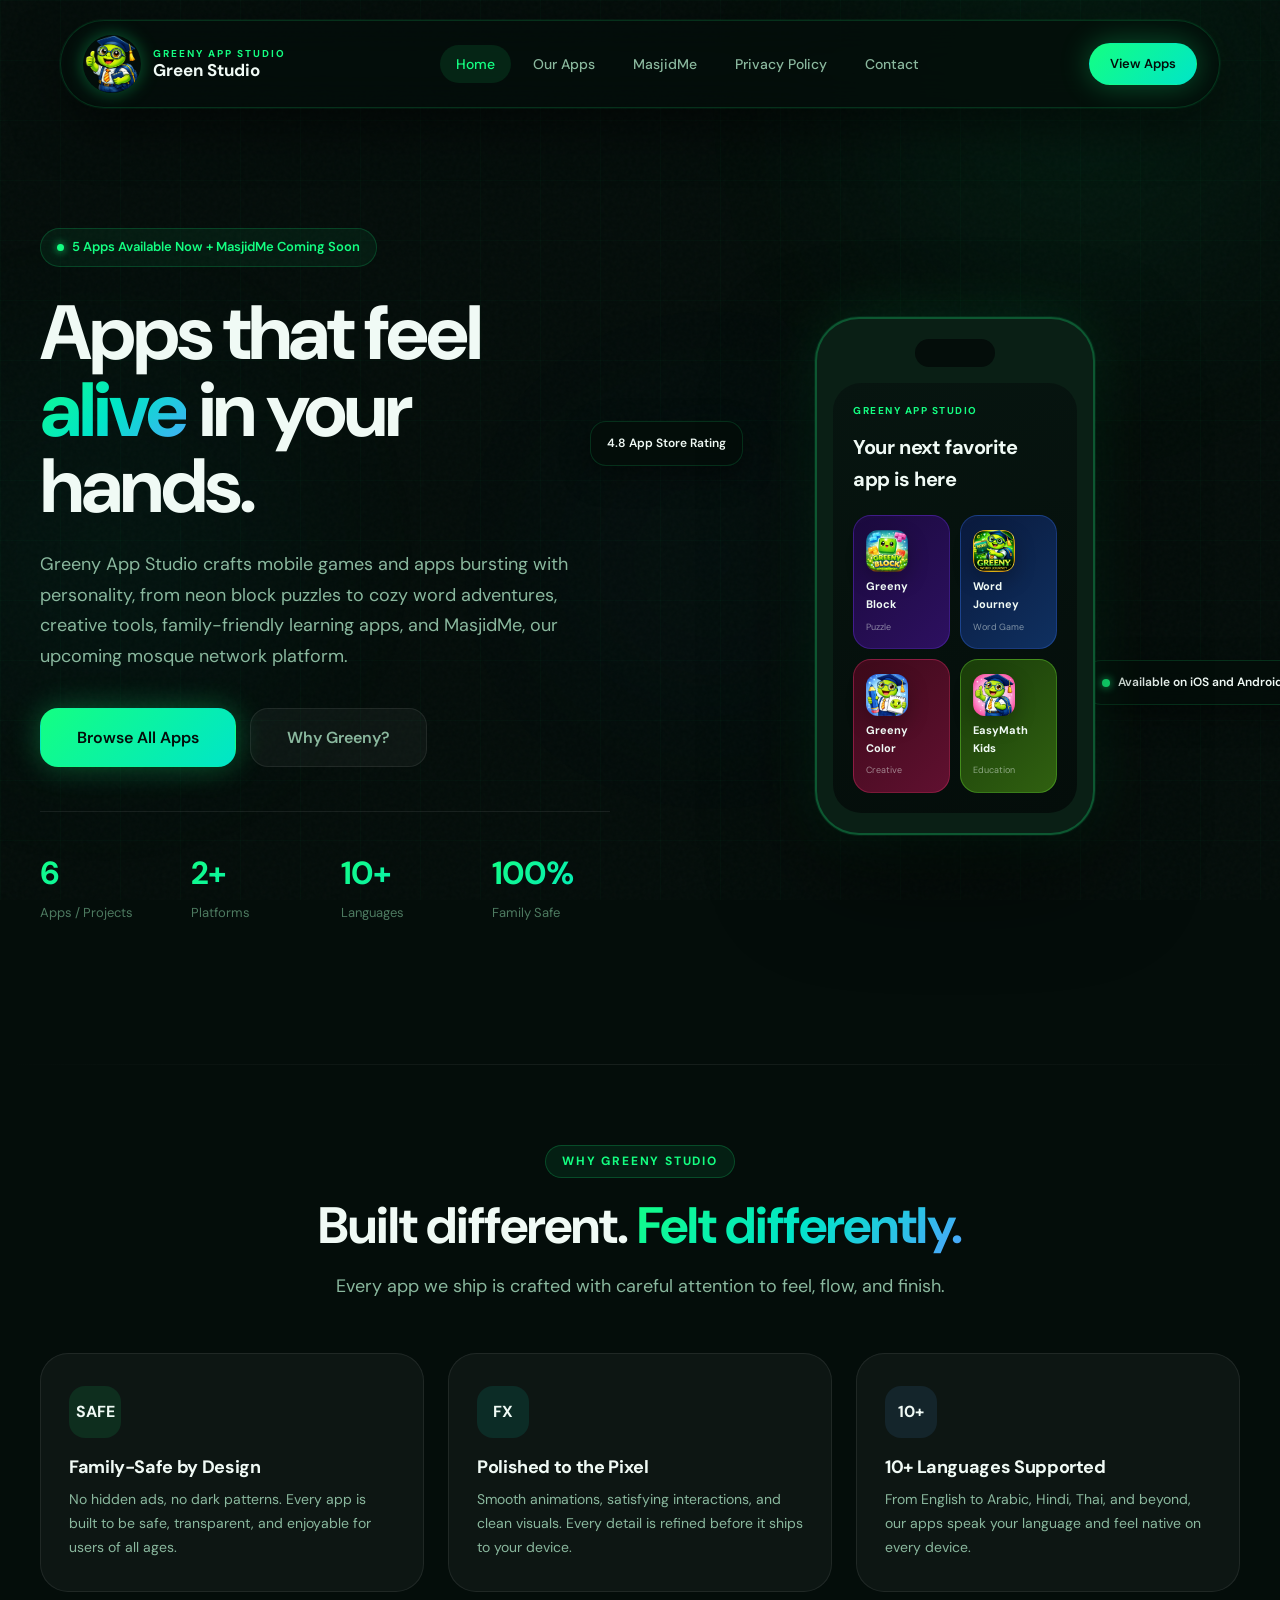
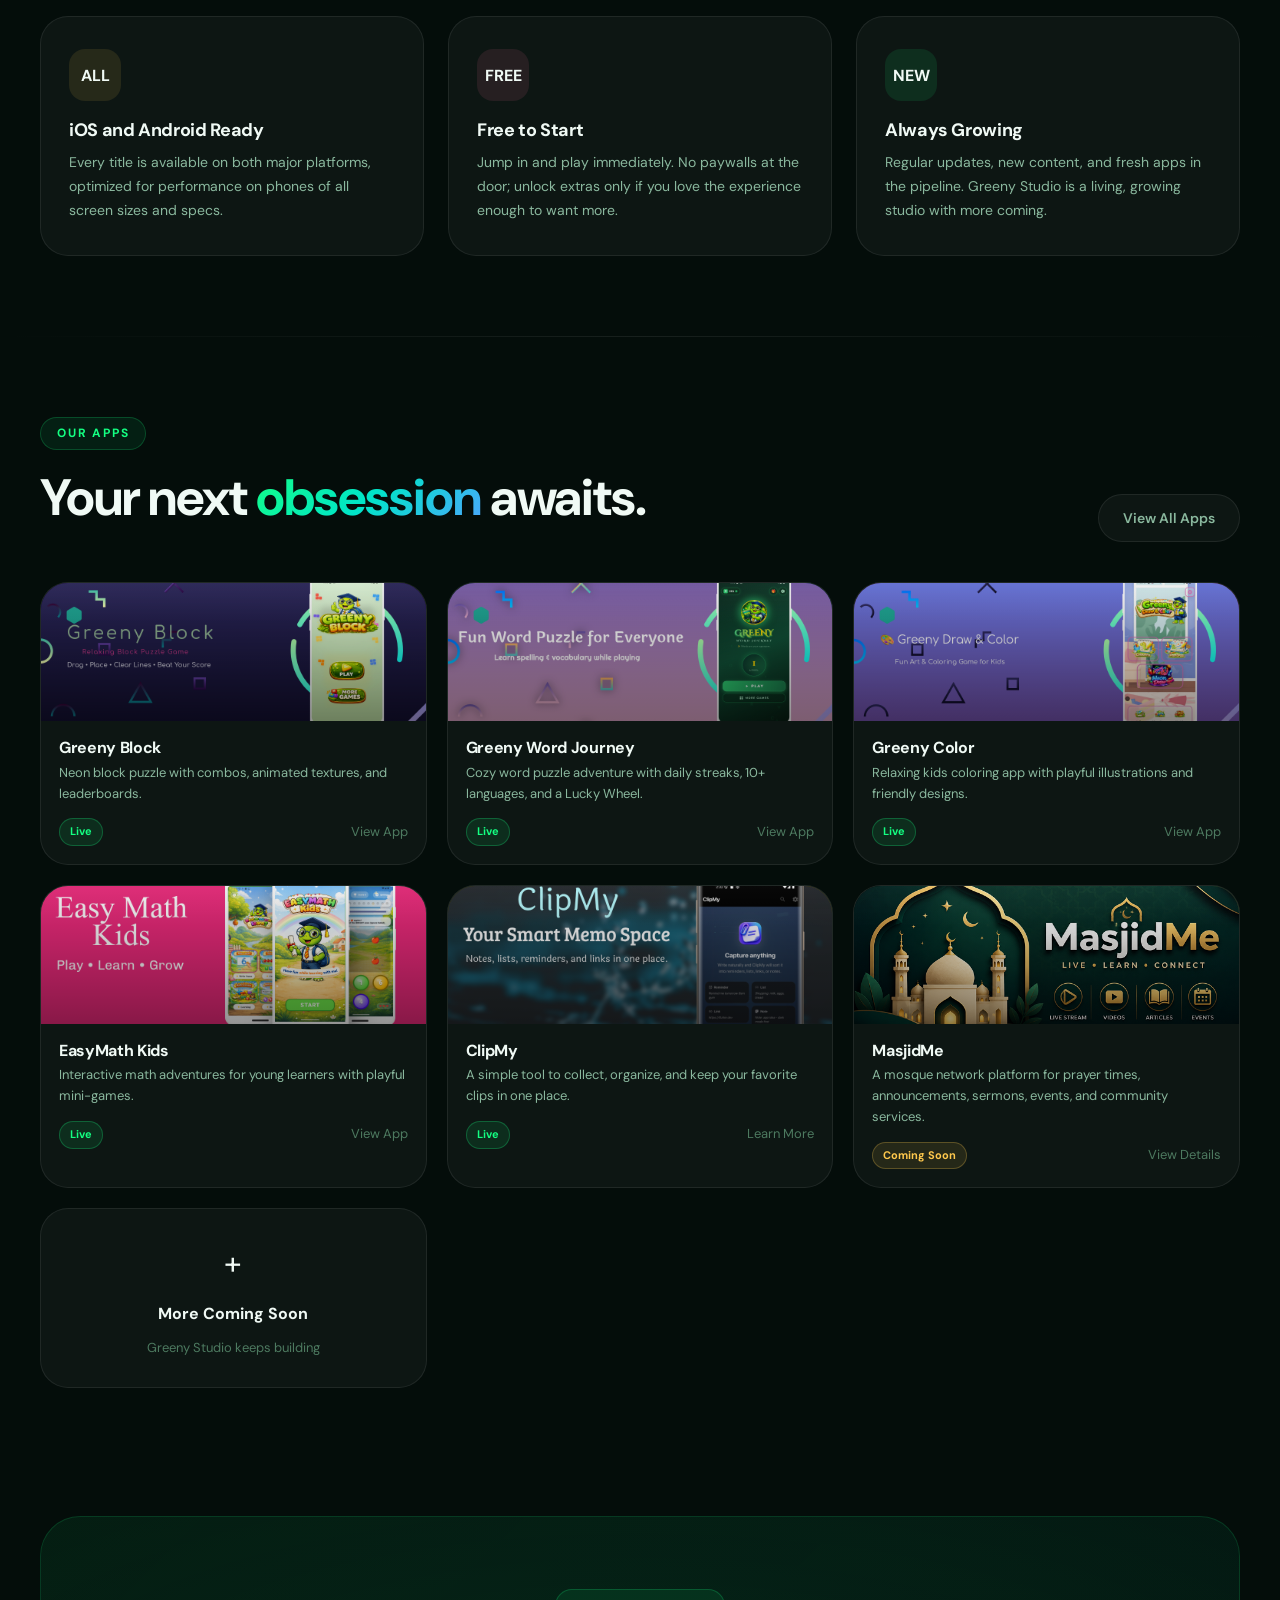
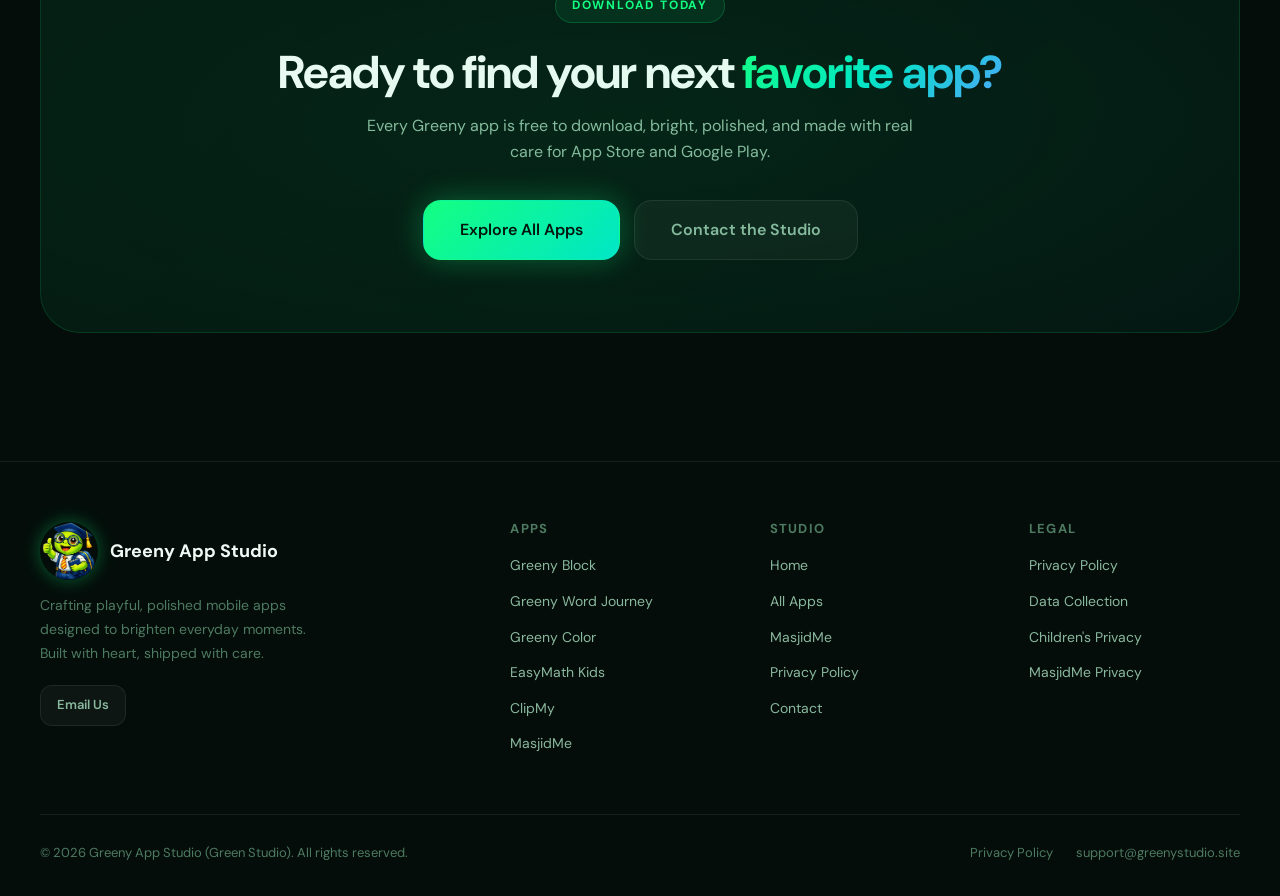
<file: index.html>
<!DOCTYPE html>
<html lang="en">
<head>
  <meta charset="UTF-8" />
  <meta name="viewport" content="width=device-width, initial-scale=1.0" />
  <title>Greeny App Studio - Playful Mobile Apps</title>
  <meta
    name="description"
    content="Greeny App Studio creates playful, polished mobile games and apps. Discover Greeny Block, Greeny Word Journey, Greeny Color, EasyMath Kids, ClipMy, and MasjidMe."
  />
  <link rel="stylesheet" href="style.css" />
  <style>
    .hero {
      padding: 80px 0 60px;
      display: grid;
      grid-template-columns: 1fr 1fr;
      gap: 60px;
      align-items: center;
    }

    .hero-badge {
      display: inline-flex;
      align-items: center;
      gap: 8px;
      padding: 8px 16px;
      background: rgba(20,255,130,0.06);
      border: 1px solid rgba(20,255,130,0.18);
      border-radius: 999px;
      font-size: 13px;
      font-weight: 600;
      color: var(--g1);
      margin-bottom: 28px;
    }

    .hero-badge::before {
      content: "";
      width: 7px;
      height: 7px;
      border-radius: 50%;
      background: var(--g1);
      box-shadow: 0 0 8px var(--g1);
      animation: pulse-glow 2s infinite;
    }

    .hero h1 {
      font-size: clamp(44px, 6vw, 78px);
      letter-spacing: -0.04em;
      line-height: 1;
      margin-bottom: 24px;
    }

    .hero-buttons {
      display: flex;
      gap: 14px;
      flex-wrap: wrap;
      margin-top: 36px;
    }

    .hero-stats {
      display: flex;
      gap: 32px;
      margin-top: 44px;
      padding-top: 36px;
      border-top: 1px solid var(--border);
      flex-wrap: wrap;
    }

    .stat-item { flex: 1; min-width: 90px; }
    .stat-num {
      font-size: 32px;
      font-weight: 700;
      letter-spacing: -0.03em;
      background: linear-gradient(135deg, var(--g1), var(--teal));
      -webkit-background-clip: text;
      -webkit-text-fill-color: transparent;
      background-clip: text;
    }
    .stat-label { font-size: 13px; color: var(--text3); margin-top: 4px; }

    .hero-visual {
      position: relative;
    }

    .phone-mockup {
      position: relative;
      z-index: 2;
    }

    .phone-frame {
      width: 280px;
      margin: 0 auto;
      background: #0a1f15;
      border-radius: 44px;
      border: 2px solid rgba(20,255,130,0.25);
      padding: 20px 16px;
      box-shadow:
        0 0 0 1px rgba(20,255,130,0.08),
        0 40px 100px rgba(0,0,0,0.6),
        0 0 60px rgba(20,255,130,0.12);
      animation: float 4s ease-in-out infinite;
    }

    .phone-notch {
      width: 80px;
      height: 28px;
      background: #040d0a;
      border-radius: 999px;
      margin: 0 auto 16px;
    }

    .phone-screen {
      background: linear-gradient(160deg, #071510, #040d0a);
      border-radius: 28px;
      padding: 20px;
      min-height: 380px;
      overflow: hidden;
    }

    .phone-app-header {
      font-size: 10px;
      letter-spacing: 0.15em;
      text-transform: uppercase;
      color: var(--g1);
      font-weight: 700;
      margin-bottom: 12px;
    }

    .phone-app-title {
      font-size: 20px;
      font-weight: 700;
      letter-spacing: -0.02em;
      margin-bottom: 20px;
    }

    .phone-app-tiles {
      display: grid;
      grid-template-columns: 1fr 1fr;
      gap: 10px;
    }

    .phone-tile {
      border-radius: 18px;
      padding: 14px 12px;
      display: flex;
      flex-direction: column;
      gap: 6px;
    }

    .phone-tile-icon {
      width: 42px;
      height: 42px;
      border-radius: 12px;
      overflow: hidden;
      display: block;
      box-shadow: 0 8px 20px rgba(0,0,0,0.25);
    }
    .phone-tile-icon img {
      width: 100%;
      height: 100%;
      object-fit: contain;
      display: block;
      background: rgba(255,255,255,0.06);
    }
    .phone-tile-name { font-size: 11px; font-weight: 700; }
    .phone-tile-type { font-size: 9px; opacity: 0.5; }

    .tile-block  { background: linear-gradient(135deg, #1a0a3d, #2d1060); border: 1px solid rgba(120,60,255,0.3); }
    .tile-word   { background: linear-gradient(135deg, #0a1a3d, #0f3060); border: 1px solid rgba(60,120,255,0.3); }
    .tile-color  { background: linear-gradient(135deg, #3d0a1a, #601030); border: 1px solid rgba(255,60,120,0.3); }
    .tile-math   { background: linear-gradient(135deg, #1a3d0a, #306010); border: 1px solid rgba(120,255,60,0.3); }

    .floating-cards {
      position: absolute;
      inset: 0;
      pointer-events: none;
    }

    .float-card {
      position: absolute;
      background: rgba(4,13,10,0.85);
      border: 1px solid var(--border2);
      border-radius: 16px;
      padding: 12px 16px;
      font-size: 12px;
      font-weight: 600;
      display: flex;
      align-items: center;
      gap: 8px;
      backdrop-filter: blur(12px);
      white-space: nowrap;
      box-shadow: 0 10px 30px rgba(0,0,0,0.4);
    }

    .float-card--rating { top: 20%; left: -80px; animation: float 3.5s 0.5s ease-in-out infinite; }
    .float-card--dl { bottom: 25%; right: -60px; animation: float 4.2s 1s ease-in-out infinite; }
    .float-card .dot { width: 8px; height: 8px; border-radius: 50%; background: var(--g1); box-shadow: 0 0 8px var(--g1); }

    .features-grid {
      display: grid;
      grid-template-columns: repeat(3, 1fr);
      gap: 24px;
    }

    .feature-card {
      padding: 32px 28px;
      border-radius: var(--r-lg);
      background: var(--surface);
      border: 1px solid var(--border);
      transition: all 0.3s var(--ease);
      position: relative;
      overflow: hidden;
    }

    .feature-card::before {
      content: "";
      position: absolute;
      top: 0;
      left: 0;
      right: 0;
      height: 1px;
      background: linear-gradient(90deg, transparent, rgba(20,255,130,0.4), transparent);
      opacity: 0;
      transition: opacity 0.3s;
    }

    .feature-card:hover { border-color: rgba(20,255,130,0.2); transform: translateY(-4px); }
    .feature-card:hover::before { opacity: 1; }

    .feature-icon {
      width: 52px;
      height: 52px;
      border-radius: 16px;
      display: flex;
      align-items: center;
      justify-content: center;
      font-size: 16px;
      font-weight: 700;
      margin-bottom: 20px;
    }

    .feature-card h3 { font-size: 18px; margin-bottom: 10px; }
    .feature-card p { font-size: 14px; color: var(--text2); line-height: 1.7; }

    .apps-row {
      display: grid;
      grid-template-columns: repeat(3, 1fr);
      gap: 20px;
    }

    .app-mini-card {
      background: var(--surface);
      border: 1px solid var(--border);
      border-radius: var(--r-lg);
      overflow: hidden;
      transition: all 0.3s var(--ease);
      cursor: pointer;
    }

    .app-mini-card:hover {
      border-color: rgba(20,255,130,0.3);
      transform: translateY(-6px);
      box-shadow: 0 20px 50px rgba(0,0,0,0.5), 0 0 30px rgba(20,255,130,0.08);
    }

    .app-mini-banner {
      height: 138px;
      display: flex;
      align-items: center;
      justify-content: center;
      position: relative;
      overflow: hidden;
      background: #08110d;
    }

    .app-mini-banner img {
      width: 100%;
      height: 100%;
      object-fit: cover;
      display: block;
      position: absolute;
      inset: 0;
      z-index: 1;
      transform: scale(1.02);
    }

    .app-mini-banner::after {
      content: "";
      position: absolute;
      inset: 0;
      z-index: 2;
      background:
        linear-gradient(180deg, rgba(255,255,255,0.03), transparent 30%),
        linear-gradient(0deg, rgba(0,0,0,0.42), rgba(0,0,0,0.06));
    }

    .banner-block  { background: linear-gradient(135deg, #1a0a40, #3b0f8c, #1a0a40); }
    .banner-word   { background: linear-gradient(135deg, #0a2040, #0f4080, #0a2040); }
    .banner-color  { background: linear-gradient(135deg, #400a20, #801840, #400a20); }
    .banner-math   { background: linear-gradient(135deg, #0a4020, #186040, #0a4020); }
    .banner-memo   { background: linear-gradient(135deg, #40400a, #706010, #40400a); }
    .banner-masjid { background: linear-gradient(135deg, #03130f, #07543a, #9f7a23); }

    .app-mini-body { padding: 18px; }
    .app-mini-body h3 { font-size: 16px; margin-bottom: 6px; }
    .app-mini-body p { font-size: 13px; color: var(--text2); margin-bottom: 14px; }

    .app-mini-footer {
      display: flex;
      align-items: center;
      justify-content: space-between;
    }

    .status-pill {
      font-size: 11px;
      font-weight: 700;
      padding: 4px 10px;
      border-radius: 999px;
    }
    .status-live { background: rgba(20,255,130,0.1); color: var(--g1); border: 1px solid rgba(20,255,130,0.25); }
    .status-soon { background: rgba(255,201,77,0.1); color: var(--amber); border: 1px solid rgba(255,201,77,0.25); }

    .view-link { font-size: 13px; color: var(--text3); transition: color 0.2s; }
    .app-mini-card:hover .view-link { color: var(--g1); }

    .cta-block {
      background: linear-gradient(135deg, rgba(20,255,130,0.06), rgba(0,229,200,0.04));
      border: 1px solid rgba(20,255,130,0.15);
      border-radius: var(--r-xl);
      padding: 72px 60px;
      text-align: center;
      position: relative;
      overflow: hidden;
    }

    .cta-block::before {
      content: "";
      position: absolute;
      top: -50%;
      left: -50%;
      width: 200%;
      height: 200%;
      background: radial-gradient(ellipse at center, rgba(20,255,130,0.06), transparent 60%);
      pointer-events: none;
    }

    .cta-block h2 { font-size: clamp(28px, 4vw, 46px); margin-bottom: 16px; }
    .cta-block p {
      font-size: 16px;
      color: var(--text2);
      margin-bottom: 36px;
      max-width: 560px;
      margin-left: auto;
      margin-right: auto;
    }
    .cta-buttons { display: flex; gap: 14px; justify-content: center; flex-wrap: wrap; }

    @media (max-width: 900px) {
      .hero { grid-template-columns: 1fr; }
      .hero-visual { display: none; }
      .features-grid { grid-template-columns: 1fr 1fr; }
      .apps-row { grid-template-columns: 1fr 1fr; }
    }

    @media (max-width: 600px) {
      .features-grid { grid-template-columns: 1fr; }
      .apps-row { grid-template-columns: 1fr; }
      .cta-block { padding: 40px 24px; }
    }
  </style>
</head>
<body>
  <script src="shared.js"></script>
  <script>injectNav('home');</script>

  <main>
    <section class="section" style="padding-top: 40px;">
      <div class="wrap">
        <div class="hero">
          <div class="anim-fadeup">
            <div class="hero-badge">5 Apps Available Now + MasjidMe Coming Soon</div>
            <h1>Apps that feel <span class="gradient-text">alive</span> in your hands.</h1>
            <p class="lead">
              Greeny App Studio crafts mobile games and apps bursting with personality, from neon block puzzles to cozy word adventures, creative tools, family-friendly learning apps, and MasjidMe, our upcoming mosque network platform.
            </p>
            <div class="hero-buttons">
              <a href="apps.html" class="btn btn-primary btn-lg">Browse All Apps</a>
              <a href="#why" class="btn btn-ghost btn-lg">Why Greeny?</a>
            </div>
            <div class="hero-stats">
              <div class="stat-item">
                <div class="stat-num">6</div>
                <div class="stat-label">Apps / Projects</div>
              </div>
              <div class="stat-item">
                <div class="stat-num">2+</div>
                <div class="stat-label">Platforms</div>
              </div>
              <div class="stat-item">
                <div class="stat-num">10+</div>
                <div class="stat-label">Languages</div>
              </div>
              <div class="stat-item">
                <div class="stat-num">100%</div>
                <div class="stat-label">Family Safe</div>
              </div>
            </div>
          </div>

          <div class="hero-visual anim-fadeup anim-delay-3">
            <div class="floating-cards">
              <div class="float-card float-card--rating">4.8 App Store Rating</div>
              <div class="float-card float-card--dl">
                <div class="dot"></div>
                Available on iOS and Android
              </div>
            </div>
            <div class="phone-mockup">
              <div class="phone-frame">
                <div class="phone-notch"></div>
                <div class="phone-screen">
                  <div class="phone-app-header">Greeny App Studio</div>
                  <div class="phone-app-title">Your next favorite app is here</div>
                  <div class="phone-app-tiles">
                    <div class="phone-tile tile-block">
                      <div class="phone-tile-icon"><img src="images/greenyblock.png" alt="Greeny Block icon" /></div>
                      <div class="phone-tile-name">Greeny Block</div>
                      <div class="phone-tile-type">Puzzle</div>
                    </div>
                    <div class="phone-tile tile-word">
                      <div class="phone-tile-icon"><img src="images/greenywordjourney.png" alt="Greeny Word Journey icon" /></div>
                      <div class="phone-tile-name">Word Journey</div>
                      <div class="phone-tile-type">Word Game</div>
                    </div>
                    <div class="phone-tile tile-color">
                      <div class="phone-tile-icon"><img src="images/greenycolor.png" alt="Greeny Color icon" /></div>
                      <div class="phone-tile-name">Greeny Color</div>
                      <div class="phone-tile-type">Creative</div>
                    </div>
                    <div class="phone-tile tile-math">
                      <div class="phone-tile-icon"><img src="images/easymath.png" alt="EasyMath Kids icon" /></div>
                      <div class="phone-tile-name">EasyMath Kids</div>
                      <div class="phone-tile-type">Education</div>
                    </div>
                  </div>
                </div>
              </div>
            </div>
          </div>
        </div>
      </div>
    </section>

    <div class="divider"></div>

    <section id="why" class="section">
      <div class="wrap">
        <div style="text-align:center;margin-bottom:52px;" class="anim-fadeup">
          <div class="eyebrow">Why Greeny Studio</div>
          <h2 class="section-title">Built different. <span class="gradient-text">Felt differently.</span></h2>
          <p class="lead" style="margin-inline:auto;text-align:center;">Every app we ship is crafted with careful attention to feel, flow, and finish.</p>
        </div>
        <div class="features-grid">
          <div class="feature-card anim-fadeup anim-delay-1">
            <div class="feature-icon" style="background:rgba(20,255,130,0.1);">SAFE</div>
            <h3>Family-Safe by Design</h3>
            <p>No hidden ads, no dark patterns. Every app is built to be safe, transparent, and enjoyable for users of all ages.</p>
          </div>
          <div class="feature-card anim-fadeup anim-delay-2">
            <div class="feature-icon" style="background:rgba(0,229,200,0.1);">FX</div>
            <h3>Polished to the Pixel</h3>
            <p>Smooth animations, satisfying interactions, and clean visuals. Every detail is refined before it ships to your device.</p>
          </div>
          <div class="feature-card anim-fadeup anim-delay-3">
            <div class="feature-icon" style="background:rgba(79,163,255,0.1);">10+</div>
            <h3>10+ Languages Supported</h3>
            <p>From English to Arabic, Hindi, Thai, and beyond, our apps speak your language and feel native on every device.</p>
          </div>
          <div class="feature-card anim-fadeup anim-delay-1">
            <div class="feature-icon" style="background:rgba(255,201,77,0.1);">ALL</div>
            <h3>iOS and Android Ready</h3>
            <p>Every title is available on both major platforms, optimized for performance on phones of all screen sizes and specs.</p>
          </div>
          <div class="feature-card anim-fadeup anim-delay-2">
            <div class="feature-icon" style="background:rgba(255,107,157,0.1);">FREE</div>
            <h3>Free to Start</h3>
            <p>Jump in and play immediately. No paywalls at the door; unlock extras only if you love the experience enough to want more.</p>
          </div>
          <div class="feature-card anim-fadeup anim-delay-3">
            <div class="feature-icon" style="background:rgba(20,255,130,0.1);">NEW</div>
            <h3>Always Growing</h3>
            <p>Regular updates, new content, and fresh apps in the pipeline. Greeny Studio is a living, growing studio with more coming.</p>
          </div>
        </div>
      </div>
    </section>

    <div class="divider"></div>

    <section class="section">
      <div class="wrap">
        <div style="display:flex;align-items:flex-end;justify-content:space-between;margin-bottom:40px;flex-wrap:wrap;gap:16px;" class="anim-fadeup">
          <div>
            <div class="eyebrow">Our Apps</div>
            <h2 class="section-title">Your next <span class="gradient-text">obsession</span> awaits.</h2>
          </div>
          <a href="apps.html" class="btn btn-ghost">View All Apps</a>
        </div>

        <div class="apps-row">
          <a href="apps.html#greeny-block" class="app-mini-card anim-fadeup anim-delay-1">
            <div class="app-mini-banner banner-block"><img src="images/greenyblockfeaturegraphic.png" alt="Greeny Block feature graphic" /></div>
            <div class="app-mini-body">
              <h3>Greeny Block</h3>
              <p>Neon block puzzle with combos, animated textures, and leaderboards.</p>
              <div class="app-mini-footer">
                <span class="status-pill status-live">Live</span>
                <span class="view-link">View App</span>
              </div>
            </div>
          </a>
          <a href="apps.html#greeny-word" class="app-mini-card anim-fadeup anim-delay-2">
            <div class="app-mini-banner banner-word"><img src="images/greenywordjourneyfeaturegraphic.png" alt="Greeny Word Journey feature graphic" /></div>
            <div class="app-mini-body">
              <h3>Greeny Word Journey</h3>
              <p>Cozy word puzzle adventure with daily streaks, 10+ languages, and a Lucky Wheel.</p>
              <div class="app-mini-footer">
                <span class="status-pill status-live">Live</span>
                <span class="view-link">View App</span>
              </div>
            </div>
          </a>
          <a href="apps.html#greeny-color" class="app-mini-card anim-fadeup anim-delay-3">
            <div class="app-mini-banner banner-color"><img src="images/greenycolorfeaturegraphic.png" alt="Greeny Color feature graphic" /></div>
            <div class="app-mini-body">
              <h3>Greeny Color</h3>
              <p>Relaxing kids coloring app with playful illustrations and friendly designs.</p>
              <div class="app-mini-footer">
                <span class="status-pill status-live">Live</span>
                <span class="view-link">View App</span>
              </div>
            </div>
          </a>
          <a href="apps.html#easymath" class="app-mini-card anim-fadeup anim-delay-1">
            <div class="app-mini-banner banner-math"><img src="images/easymathfeaturegraphic.png" alt="EasyMath Kids feature graphic" /></div>
            <div class="app-mini-body">
              <h3>EasyMath Kids</h3>
              <p>Interactive math adventures for young learners with playful mini-games.</p>
              <div class="app-mini-footer">
                <span class="status-pill status-live">Live</span>
                <span class="view-link">View App</span>
              </div>
            </div>
          </a>
          <a href="apps.html#clipmy" class="app-mini-card anim-fadeup anim-delay-2">
            <div class="app-mini-banner banner-memo"><img src="images/clipmefeaturegraphic.png" alt="ClipMy feature graphic" /></div>
            <div class="app-mini-body">
              <h3>ClipMy</h3>
              <p>A simple tool to collect, organize, and keep your favorite clips in one place.</p>
              <div class="app-mini-footer">
                <span class="status-pill status-live">Live</span>
                <span class="view-link">Learn More</span>
              </div>
            </div>
          </a>

          <a href="masjidme.html" class="app-mini-card anim-fadeup anim-delay-3">
            <div class="app-mini-banner banner-masjid"><img src="images/masjidmefeaturegraphic.png" alt="MasjidMe feature graphic" /></div>
            <div class="app-mini-body">
              <h3>MasjidMe</h3>
              <p>A mosque network platform for prayer times, announcements, sermons, events, and community services.</p>
              <div class="app-mini-footer">
                <span class="status-pill status-soon">Coming Soon</span>
                <span class="view-link">View Details</span>
              </div>
            </div>
          </a>
          <a href="apps.html" class="app-mini-card anim-fadeup anim-delay-3" style="display:flex;flex-direction:column;align-items:center;justify-content:center;min-height:180px;text-align:center;gap:12px;">
            <div style="font-size:32px;">+</div>
            <div style="font-size:16px;font-weight:700;">More Coming Soon</div>
            <div style="font-size:13px;color:var(--text3);">Greeny Studio keeps building</div>
          </a>
        </div>
      </div>
    </section>

    <section class="section-sm">
      <div class="wrap">
        <div class="cta-block anim-fadeup">
          <div class="eyebrow" style="margin-bottom:24px;">Download Today</div>
          <h2>Ready to find your next <span class="gradient-text">favorite app?</span></h2>
          <p>Every Greeny app is free to download, bright, polished, and made with real care for App Store and Google Play.</p>
          <div class="cta-buttons">
            <a href="apps.html" class="btn btn-primary btn-lg">Explore All Apps</a>
            <a href="mailto:support@greenystudio.site" class="btn btn-ghost btn-lg">Contact the Studio</a>
          </div>
        </div>
      </div>
    </section>
  </main>

  <script>injectFooter();</script>
</body>
</html>
</file>
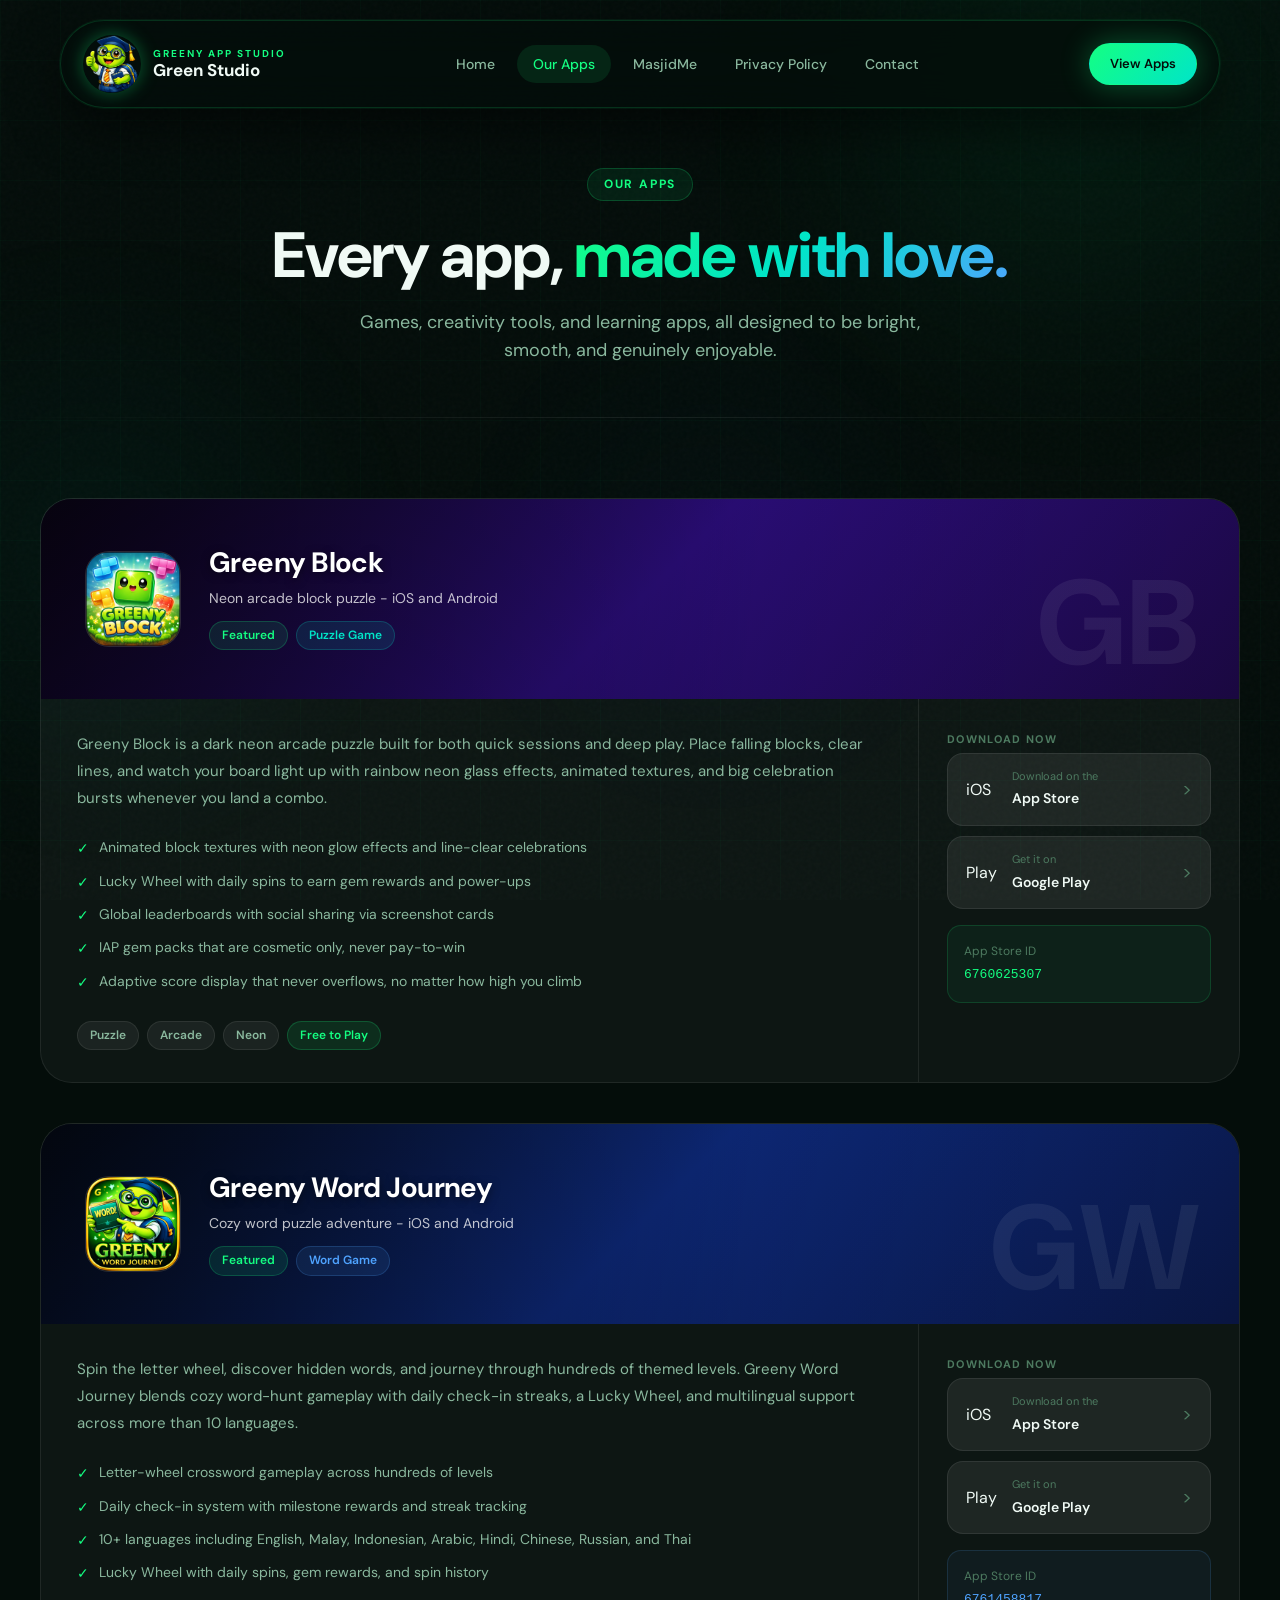
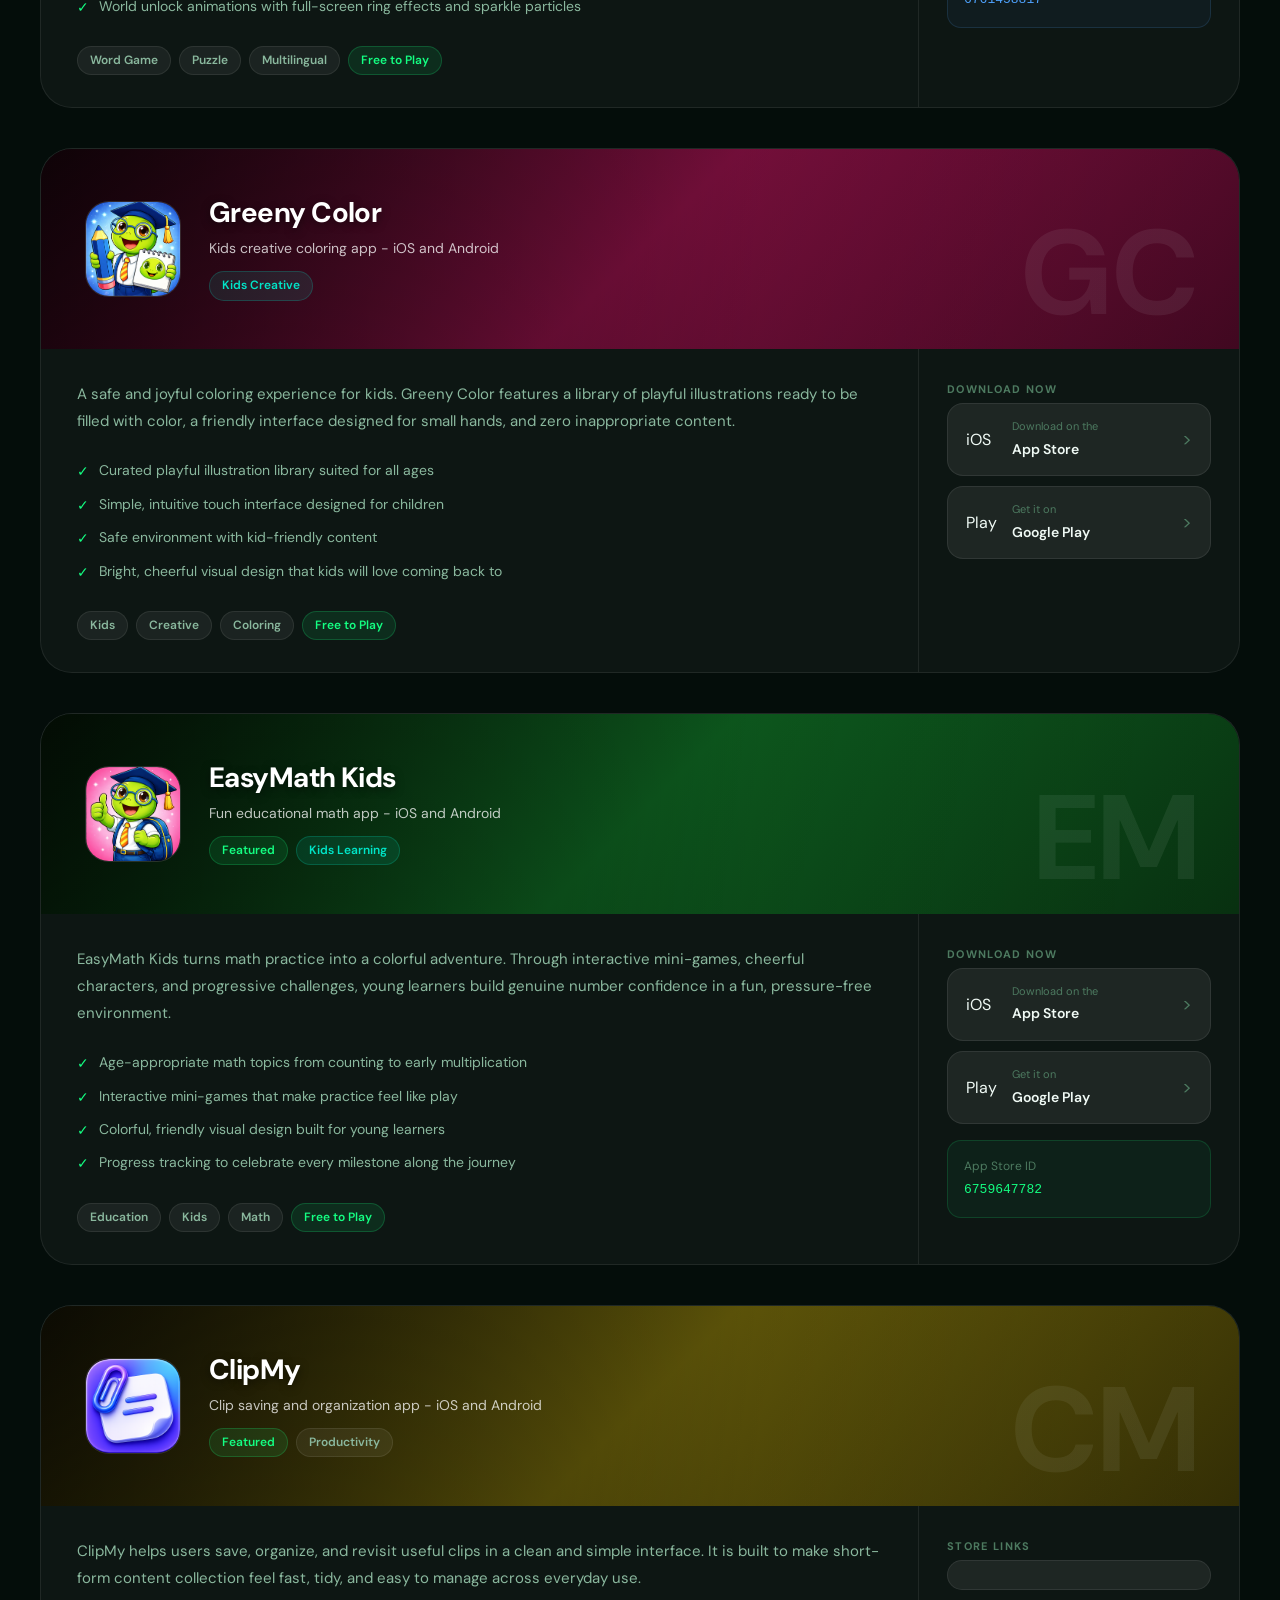
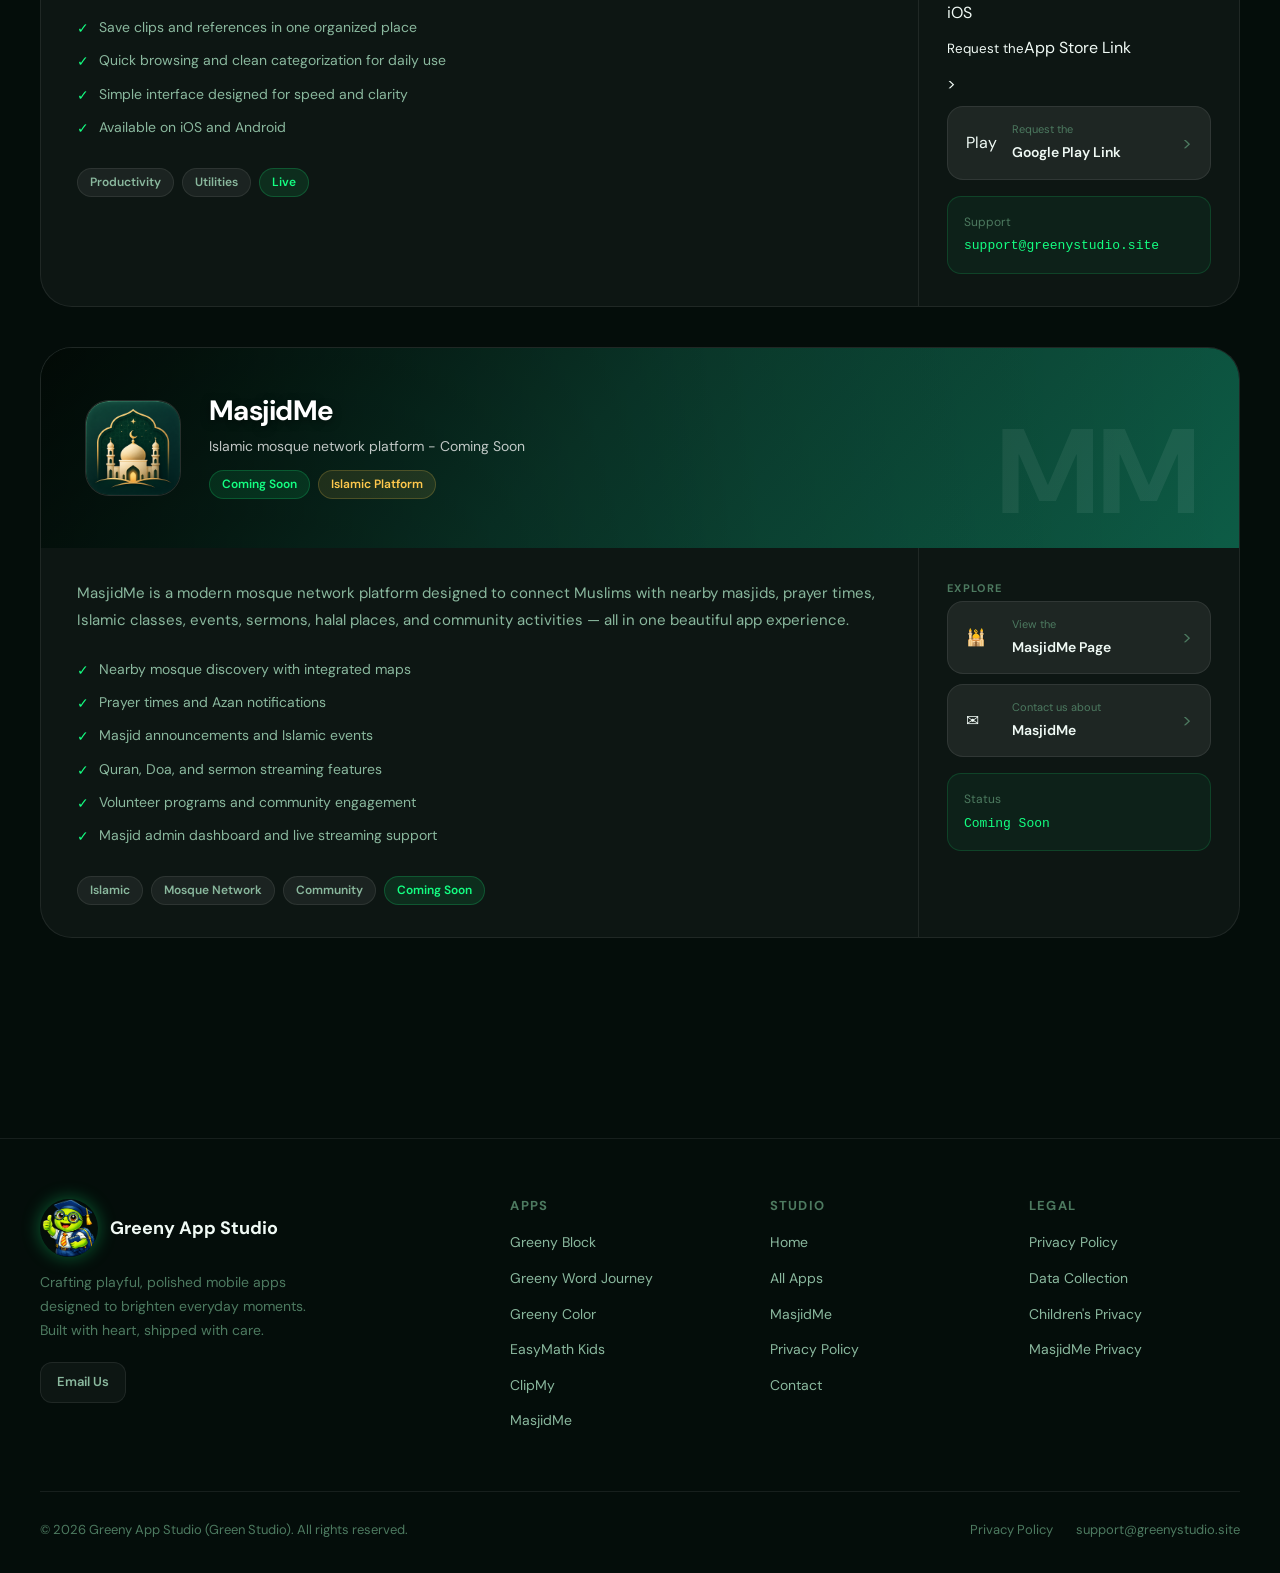
<file: apps.html>
<!DOCTYPE html>
<html lang="en">
<head>
  <meta charset="UTF-8" />
  <meta name="viewport" content="width=device-width, initial-scale=1.0" />
  <title>Our Apps - Greeny App Studio</title>
  <meta
    name="description"
    content="Explore all apps from Greeny App Studio: Greeny Block, Greeny Word Journey, Greeny Color, EasyMath Kids, and ClipMy."
  />
  <link rel="stylesheet" href="style.css" />
  <style>
    .page-hero {
      padding: 60px 0 52px;
      text-align: center;
    }
    .page-hero h1 { font-size: clamp(38px, 5vw, 64px); margin-bottom: 16px; }
    .page-hero p { font-size: 18px; color: var(--text2); max-width: 560px; margin-inline: auto; }

    .app-card-full {
      background: var(--surface);
      border: 1px solid var(--border);
      border-radius: 32px;
      overflow: hidden;
      margin-bottom: 40px;
      transition: border-color 0.3s var(--ease);
    }

    .app-card-full:hover { border-color: rgba(20,255,130,0.2); }

    .app-card-banner {
      height: 200px;
      display: flex;
      align-items: center;
      padding: 0 44px;
      gap: 28px;
      position: relative;
      overflow: hidden;
    }

    .app-card-banner::after {
      content: "";
      position: absolute;
      inset: 0;
      background: linear-gradient(90deg, rgba(0,0,0,0.55) 0%, rgba(0,0,0,0.1) 60%, transparent 100%);
    }

    .app-banner-icon {
      width: 96px;
      height: 96px;
      border-radius: 24px;
      display: flex;
      align-items: center;
      justify-content: center;
      background: rgba(0,0,0,0.4);
      border: 1.5px solid rgba(255,255,255,0.15);
      flex-shrink: 0;
      position: relative;
      z-index: 1;
      backdrop-filter: blur(8px);
      overflow: hidden;
    }

    .app-banner-icon img {
      width: 100%;
      height: 100%;
      object-fit: cover;
      display: block;
    }

    .app-banner-text {
      position: relative;
      z-index: 1;
    }

    .app-banner-text h2 {
      font-size: 28px;
      color: #fff;
      margin-bottom: 8px;
      text-shadow: 0 2px 8px rgba(0,0,0,0.5);
    }

    .app-banner-text p {
      font-size: 14px;
      color: rgba(255,255,255,0.75);
    }

    .app-banner-emoji-bg {
      position: absolute;
      right: 40px;
      bottom: -20px;
      font-size: 120px;
      font-weight: 700;
      opacity: 0.07;
      z-index: 0;
    }

    .ab-block  { background: linear-gradient(135deg, #0f0620 0%, #2d0e80 50%, #1a0840 100%); }
    .ab-word   { background: linear-gradient(135deg, #060e20 0%, #0e2b80 50%, #091540 100%); }
    .ab-color  { background: linear-gradient(135deg, #200610 0%, #801040 50%, #400820 100%); }
    .ab-math   { background: linear-gradient(135deg, #061a08 0%, #0e6020 50%, #083010 100%); }
    .ab-memo   { background: linear-gradient(135deg, #1a1806 0%, #665c0a 50%, #332e05 100%); }

    .app-card-body {
      display: grid;
      grid-template-columns: 1fr 320px;
      gap: 0;
    }

    .app-card-info {
      padding: 32px 36px;
      border-right: 1px solid var(--border);
    }

    .app-card-info .desc {
      font-size: 15px;
      color: var(--text2);
      line-height: 1.8;
      margin-bottom: 24px;
    }

    .app-features {
      list-style: none;
      display: flex;
      flex-direction: column;
      gap: 10px;
      margin-bottom: 28px;
    }

    .app-features li {
      display: flex;
      align-items: flex-start;
      gap: 10px;
      font-size: 14px;
      color: var(--text2);
    }

    .app-features li::before {
      content: "✓";
      color: var(--g1);
      font-weight: 700;
      flex-shrink: 0;
      margin-top: 1px;
    }

    .app-tags {
      display: flex;
      gap: 8px;
      flex-wrap: wrap;
    }

    .app-card-side {
      padding: 32px 28px;
      display: flex;
      flex-direction: column;
      gap: 16px;
    }

    .store-group-label {
      font-size: 11px;
      font-weight: 700;
      letter-spacing: 0.12em;
      text-transform: uppercase;
      color: var(--text3);
      margin-bottom: 4px;
    }

    .store-btns { display: flex; flex-direction: column; gap: 10px; }

    .store-btn-full {
      display: flex;
      align-items: center;
      gap: 14px;
      padding: 14px 18px;
      background: var(--surface2);
      border: 1px solid var(--border);
      border-radius: 16px;
      transition: all 0.2s var(--ease);
      color: var(--text);
    }

    .store-btn-full:hover {
      background: rgba(20,255,130,0.07);
      border-color: rgba(20,255,130,0.3);
      transform: translateX(4px);
    }

    .store-btn-full .sbf-icon { font-size: 16px; min-width: 32px; }
    .store-btn-full .sbf-text { flex: 1; }
    .store-btn-full .sbf-text small { display: block; font-size: 11px; color: var(--text3); }
    .store-btn-full .sbf-text span { font-size: 14px; font-weight: 600; }
    .store-btn-full .sbf-arrow { color: var(--text3); font-size: 18px; }

    @media (max-width: 780px) {
      .app-card-body { grid-template-columns: 1fr; }
      .app-card-info { border-right: none; border-bottom: 1px solid var(--border); }
      .app-card-banner { height: 140px; }
      .app-banner-emoji-bg { display: none; }
    }
  </style>
</head>
<body>
  <script src="shared.js"></script>
  <script>injectNav('apps');</script>

  <main>
    <section class="page-hero">
      <div class="wrap anim-fadeup">
        <div class="eyebrow">Our Apps</div>
        <h1>Every app, <span class="gradient-text">made with love.</span></h1>
        <p>Games, creativity tools, and learning apps, all designed to be bright, smooth, and genuinely enjoyable.</p>
      </div>
    </section>

    <div class="divider"></div>

    <section class="section">
      <div class="wrap">
        <div id="greeny-block" class="app-card-full anim-fadeup">
          <div class="app-card-banner ab-block">
            <div class="app-banner-icon"><img src="images/greenyblock.png" alt="Greeny Block icon" /></div>
            <div class="app-banner-text">
              <h2>Greeny Block</h2>
              <p>Neon arcade block puzzle - iOS and Android</p>
              <div style="display:flex;gap:8px;margin-top:12px;">
                <span class="tag tag-green">Featured</span>
                <span class="tag tag-teal">Puzzle Game</span>
              </div>
            </div>
            <div class="app-banner-emoji-bg">GB</div>
          </div>
          <div class="app-card-body">
            <div class="app-card-info">
              <p class="desc">
                Greeny Block is a dark neon arcade puzzle built for both quick sessions and deep play. Place falling blocks, clear lines, and watch your board light up with rainbow neon glass effects, animated textures, and big celebration bursts whenever you land a combo.
              </p>
              <ul class="app-features">
                <li>Animated block textures with neon glow effects and line-clear celebrations</li>
                <li>Lucky Wheel with daily spins to earn gem rewards and power-ups</li>
                <li>Global leaderboards with social sharing via screenshot cards</li>
                <li>IAP gem packs that are cosmetic only, never pay-to-win</li>
                <li>Adaptive score display that never overflows, no matter how high you climb</li>
              </ul>
              <div class="app-tags">
                <span class="tag tag-slate">Puzzle</span>
                <span class="tag tag-slate">Arcade</span>
                <span class="tag tag-slate">Neon</span>
                <span class="tag tag-green">Free to Play</span>
              </div>
            </div>
            <div class="app-card-side">
              <div>
                <div class="store-group-label">Download Now</div>
                <div class="store-btns">
                  <a class="store-btn-full" href="https://apps.apple.com/us/app/greeny-block/id6760625307" target="_blank" rel="noreferrer">
                    <span class="sbf-icon">iOS</span>
                    <span class="sbf-text"><small>Download on the</small><span>App Store</span></span>
                    <span class="sbf-arrow">></span>
                  </a>
                     <a class="store-btn-full" href="https://play.google.com/store/apps/details?id=com.f2green.greeny_block" target="_blank" rel="noreferrer">
                    <span class="sbf-icon">Play</span>
                    <span class="sbf-text"><small>Get it on</small><span>Google Play</span></span>
                    <span class="sbf-arrow">></span>
                  </a>
                </div>
              </div>
              <div style="background:rgba(20,255,130,0.05);border:1px solid rgba(20,255,130,0.15);border-radius:14px;padding:16px;">
                <div style="font-size:12px;color:var(--text3);margin-bottom:4px;">App Store ID</div>
                <div style="font-size:13px;font-family:monospace;color:var(--g1);">6760625307</div>
              </div>
            </div>
          </div>
        </div>

        <div id="greeny-word" class="app-card-full anim-fadeup anim-delay-1">
          <div class="app-card-banner ab-word">
            <div class="app-banner-icon"><img src="images/greenywordjourney.png" alt="Greeny Word Journey icon" /></div>
            <div class="app-banner-text">
              <h2>Greeny Word Journey</h2>
              <p>Cozy word puzzle adventure - iOS and Android</p>
              <div style="display:flex;gap:8px;margin-top:12px;">
                <span class="tag tag-green">Featured</span>
                <span class="tag tag-blue">Word Game</span>
              </div>
            </div>
            <div class="app-banner-emoji-bg">GW</div>
          </div>
          <div class="app-card-body">
            <div class="app-card-info">
              <p class="desc">
                Spin the letter wheel, discover hidden words, and journey through hundreds of themed levels. Greeny Word Journey blends cozy word-hunt gameplay with daily check-in streaks, a Lucky Wheel, and multilingual support across more than 10 languages.
              </p>
              <ul class="app-features">
                <li>Letter-wheel crossword gameplay across hundreds of levels</li>
                <li>Daily check-in system with milestone rewards and streak tracking</li>
                <li>10+ languages including English, Malay, Indonesian, Arabic, Hindi, Chinese, Russian, and Thai</li>
                <li>Lucky Wheel with daily spins, gem rewards, and spin history</li>
                <li>World unlock animations with full-screen ring effects and sparkle particles</li>
              </ul>
              <div class="app-tags">
                <span class="tag tag-slate">Word Game</span>
                <span class="tag tag-slate">Puzzle</span>
                <span class="tag tag-slate">Multilingual</span>
                <span class="tag tag-green">Free to Play</span>
              </div>
            </div>
            <div class="app-card-side">
              <div>
                <div class="store-group-label">Download Now</div>
                <div class="store-btns">
                  <a class="store-btn-full" href="https://apps.apple.com/us/app/greeny-word-journey/id6761458817" target="_blank" rel="noreferrer">
                    <span class="sbf-icon">iOS</span>
                    <span class="sbf-text"><small>Download on the</small><span>App Store</span></span>
                    <span class="sbf-arrow">></span>
                  </a>
                  <a class="store-btn-full" href="https://play.google.com/store/apps/details?id=com.f2green.greeny_word_journey" target="_blank" rel="noreferrer">
                    <span class="sbf-icon">Play</span>
                    <span class="sbf-text"><small>Get it on</small><span>Google Play</span></span>
                    <span class="sbf-arrow">></span>
                  </a>
                </div>
              </div>
              <div style="background:rgba(79,163,255,0.05);border:1px solid rgba(79,163,255,0.15);border-radius:14px;padding:16px;">
                <div style="font-size:12px;color:var(--text3);margin-bottom:4px;">App Store ID</div>
                <div style="font-size:13px;font-family:monospace;color:var(--blue);">6761458817</div>
              </div>
            </div>
          </div>
        </div>

        <div id="greeny-color" class="app-card-full anim-fadeup anim-delay-2">
          <div class="app-card-banner ab-color">
            <div class="app-banner-icon"><img src="images/greenycolor.png" alt="Greeny Color icon" /></div>
            <div class="app-banner-text">
              <h2>Greeny Color</h2>
              <p>Kids creative coloring app - iOS and Android</p>
              <div style="display:flex;gap:8px;margin-top:12px;">
                <span class="tag tag-teal">Kids Creative</span>
              </div>
            </div>
            <div class="app-banner-emoji-bg">GC</div>
          </div>
          <div class="app-card-body">
            <div class="app-card-info">
              <p class="desc">
                A safe and joyful coloring experience for kids. Greeny Color features a library of playful illustrations ready to be filled with color, a friendly interface designed for small hands, and zero inappropriate content.
              </p>
              <ul class="app-features">
                <li>Curated playful illustration library suited for all ages</li>
                <li>Simple, intuitive touch interface designed for children</li>
                <li>Safe environment with kid-friendly content</li>
                <li>Bright, cheerful visual design that kids will love coming back to</li>
              </ul>
              <div class="app-tags">
                <span class="tag tag-slate">Kids</span>
                <span class="tag tag-slate">Creative</span>
                <span class="tag tag-slate">Coloring</span>
                <span class="tag tag-green">Free to Play</span>
              </div>
            </div>
            <div class="app-card-side">
              <div>
                <div class="store-group-label">Download Now</div>
                <div class="store-btns">
                  <a class="store-btn-full" href="https://apps.apple.com/us/app/greeny-color/id6759993958" target="_blank" rel="noreferrer">
                    <span class="sbf-icon">iOS</span>
                    <span class="sbf-text"><small>Download on the</small><span>App Store</span></span>
                    <span class="sbf-arrow">></span>
                  </a>
                  <a class="store-btn-full" href="https://play.google.com/store/apps/details?id=com.f2green.greenydrawcolor" target="_blank" rel="noreferrer">
                    <span class="sbf-icon">Play</span>
                    <span class="sbf-text"><small>Get it on</small><span>Google Play</span></span>
                    <span class="sbf-arrow">></span>
                  </a>
                </div>
              </div>
            </div>
          </div>
        </div>

        <div id="easymath" class="app-card-full anim-fadeup anim-delay-1">
          <div class="app-card-banner ab-math">
            <div class="app-banner-icon"><img src="images/easymath.png" alt="EasyMath Kids icon" /></div>
            <div class="app-banner-text">
              <h2>EasyMath Kids</h2>
              <p>Fun educational math app - iOS and Android</p>
              <div style="display:flex;gap:8px;margin-top:12px;">
                <span class="tag tag-green">Featured</span>
                <span class="tag tag-teal">Kids Learning</span>
              </div>
            </div>
            <div class="app-banner-emoji-bg">EM</div>
          </div>
          <div class="app-card-body">
            <div class="app-card-info">
              <p class="desc">
                EasyMath Kids turns math practice into a colorful adventure. Through interactive mini-games, cheerful characters, and progressive challenges, young learners build genuine number confidence in a fun, pressure-free environment.
              </p>
              <ul class="app-features">
                <li>Age-appropriate math topics from counting to early multiplication</li>
                <li>Interactive mini-games that make practice feel like play</li>
                <li>Colorful, friendly visual design built for young learners</li>
                <li>Progress tracking to celebrate every milestone along the journey</li>
              </ul>
              <div class="app-tags">
                <span class="tag tag-slate">Education</span>
                <span class="tag tag-slate">Kids</span>
                <span class="tag tag-slate">Math</span>
                <span class="tag tag-green">Free to Play</span>
              </div>
            </div>
            <div class="app-card-side">
              <div>
                <div class="store-group-label">Download Now</div>
                <div class="store-btns">
                  <a class="store-btn-full" href="https://apps.apple.com/us/app/easymath-kids/id6759647782" target="_blank" rel="noreferrer">
                    <span class="sbf-icon">iOS</span>
                    <span class="sbf-text"><small>Download on the</small><span>App Store</span></span>
                    <span class="sbf-arrow">></span>
                  </a>
                  <a class="store-btn-full" href="https://play.google.com/store/apps/details?id=com.f2green.easymathkids" target="_blank" rel="noreferrer">
                    <span class="sbf-icon">Play</span>
                    <span class="sbf-text"><small>Get it on</small><span>Google Play</span></span>
                    <span class="sbf-arrow">></span>
                  </a>
                </div>
              </div>
              <div style="background:rgba(20,255,130,0.05);border:1px solid rgba(20,255,130,0.15);border-radius:14px;padding:16px;">
                <div style="font-size:12px;color:var(--text3);margin-bottom:4px;">App Store ID</div>
                <div style="font-size:13px;font-family:monospace;color:var(--g1);">6759647782</div>
              </div>
            </div>
          </div>
        </div>

        <div id="clipmy" class="app-card-full anim-fadeup anim-delay-2">
          <div class="app-card-banner ab-memo">
            <div class="app-banner-icon"><img src="images/ClipMy.png" alt="ClipMy icon" /></div>
            <div class="app-banner-text">
              <h2>ClipMy</h2>
              <p>Clip saving and organization app - iOS and Android</p>
              <div style="display:flex;gap:8px;margin-top:12px;">
                <span class="tag tag-green">Featured</span>
                <span class="tag tag-slate">Productivity</span>
              </div>
            </div>
            <div class="app-banner-emoji-bg">CM</div>
          </div>
          <div class="app-card-body">
            <div class="app-card-info">
              <p class="desc">
                ClipMy helps users save, organize, and revisit useful clips in a clean and simple interface. It is built to make short-form content collection feel fast, tidy, and easy to manage across everyday use.
              </p>
              <ul class="app-features">
                <li>Save clips and references in one organized place</li>
                <li>Quick browsing and clean categorization for daily use</li>
                <li>Simple interface designed for speed and clarity</li>
                <li>Available on iOS and Android</li>
              </ul>
              <div class="app-tags">
                <span class="tag tag-slate">Productivity</span>
                <span class="tag tag-slate">Utilities</span>
                <span class="tag tag-green">Live</span>
              </div>
            </div>
            <div class="app-card-side">
              <div>
                <div class="store-group-label">Store Links</div>
                <div class="store-btns">
                  <a class="store-btn-full" href="https://apps.apple.com/af/app/clipmy/id6763302804" target="_blank" rel="noreferrer"></a>
                    <span class="sbf-icon">iOS</span>
                    <span class="sbf-text"><small>Request the</small><span>App Store Link</span></span>
                    <span class="sbf-arrow">></span>
                  </a>
                   <a class="store-btn-full" href="https://play.google.com/store/apps/details?id=com.f2green.clipmy" target="_blank" rel="noreferrer">
                    <span class="sbf-icon">Play</span>
                    <span class="sbf-text"><small>Request the</small><span>Google Play Link</span></span>
                    <span class="sbf-arrow">></span>
                  </a>
                </div>
              </div>
              <div style="background:rgba(20,255,130,0.05);border:1px solid rgba(20,255,130,0.15);border-radius:14px;padding:16px;">
                <div style="font-size:12px;color:var(--text3);margin-bottom:4px;">Support</div>
                <div style="font-size:13px;font-family:monospace;color:var(--g1);">support@greenystudio.site</div>
              </div>
            </div>
          </div>
        </div><div id="masjidme" class="app-card-full anim-fadeup anim-delay-1">
  <div class="app-card-banner" style="background:linear-gradient(135deg,#04150d 0%, #0b3d2e 45%, #0d5c46 100%);">
    
    <div class="app-banner-icon">
      <img src="images/masjidme.png" alt="MasjidMe icon" />
    </div>

    <div class="app-banner-text">
      <h2>MasjidMe</h2>
      <p>Islamic mosque network platform - Coming Soon</p>

      <div style="display:flex;gap:8px;margin-top:12px;">
        <span class="tag tag-green">Coming Soon</span>
        <span class="tag tag-amber">Islamic Platform</span>
      </div>
    </div>

    <div class="app-banner-emoji-bg">MM</div>
  </div>

  <div class="app-card-body">

    <div class="app-card-info">

      <p class="desc">
        MasjidMe is a modern mosque network platform designed to connect Muslims with nearby masjids, prayer times, Islamic classes, events, sermons, halal places, and community activities — all in one beautiful app experience.
      </p>

      <ul class="app-features">
        <li>Nearby mosque discovery with integrated maps</li>
        <li>Prayer times and Azan notifications</li>
        <li>Masjid announcements and Islamic events</li>
        <li>Quran, Doa, and sermon streaming features</li>
        <li>Volunteer programs and community engagement</li>
        <li>Masjid admin dashboard and live streaming support</li>
      </ul>

      <div class="app-tags">
        <span class="tag tag-slate">Islamic</span>
        <span class="tag tag-slate">Mosque Network</span>
        <span class="tag tag-slate">Community</span>
        <span class="tag tag-green">Coming Soon</span>
      </div>

    </div>

    <div class="app-card-side">

      <div>
        <div class="store-group-label">Explore</div>

        <div class="store-btns">

          <a class="store-btn-full" href="masjidme.html">
            <span class="sbf-icon">🕌</span>

            <span class="sbf-text">
              <small>View the</small>
              <span>MasjidMe Page</span>
            </span>

            <span class="sbf-arrow">></span>
          </a>

          <a class="store-btn-full" href="mailto:support@greenystudio.site?subject=MasjidMe">
            <span class="sbf-icon">✉️</span>

            <span class="sbf-text">
              <small>Contact us about</small>
              <span>MasjidMe</span>
            </span>

            <span class="sbf-arrow">></span>
          </a>

        </div>
      </div>

      <div style="background:rgba(20,255,130,0.05);border:1px solid rgba(20,255,130,0.15);border-radius:14px;padding:16px;">

        <div style="font-size:12px;color:var(--text3);margin-bottom:4px;">
          Status
        </div>

        <div style="font-size:13px;font-family:monospace;color:var(--g1);">
          Coming Soon
        </div>

      </div>

    </div>

  </div>
</div>

      </div>
    </section>
  </main>

  <script>injectFooter();</script>
</body>
</html>
</file>
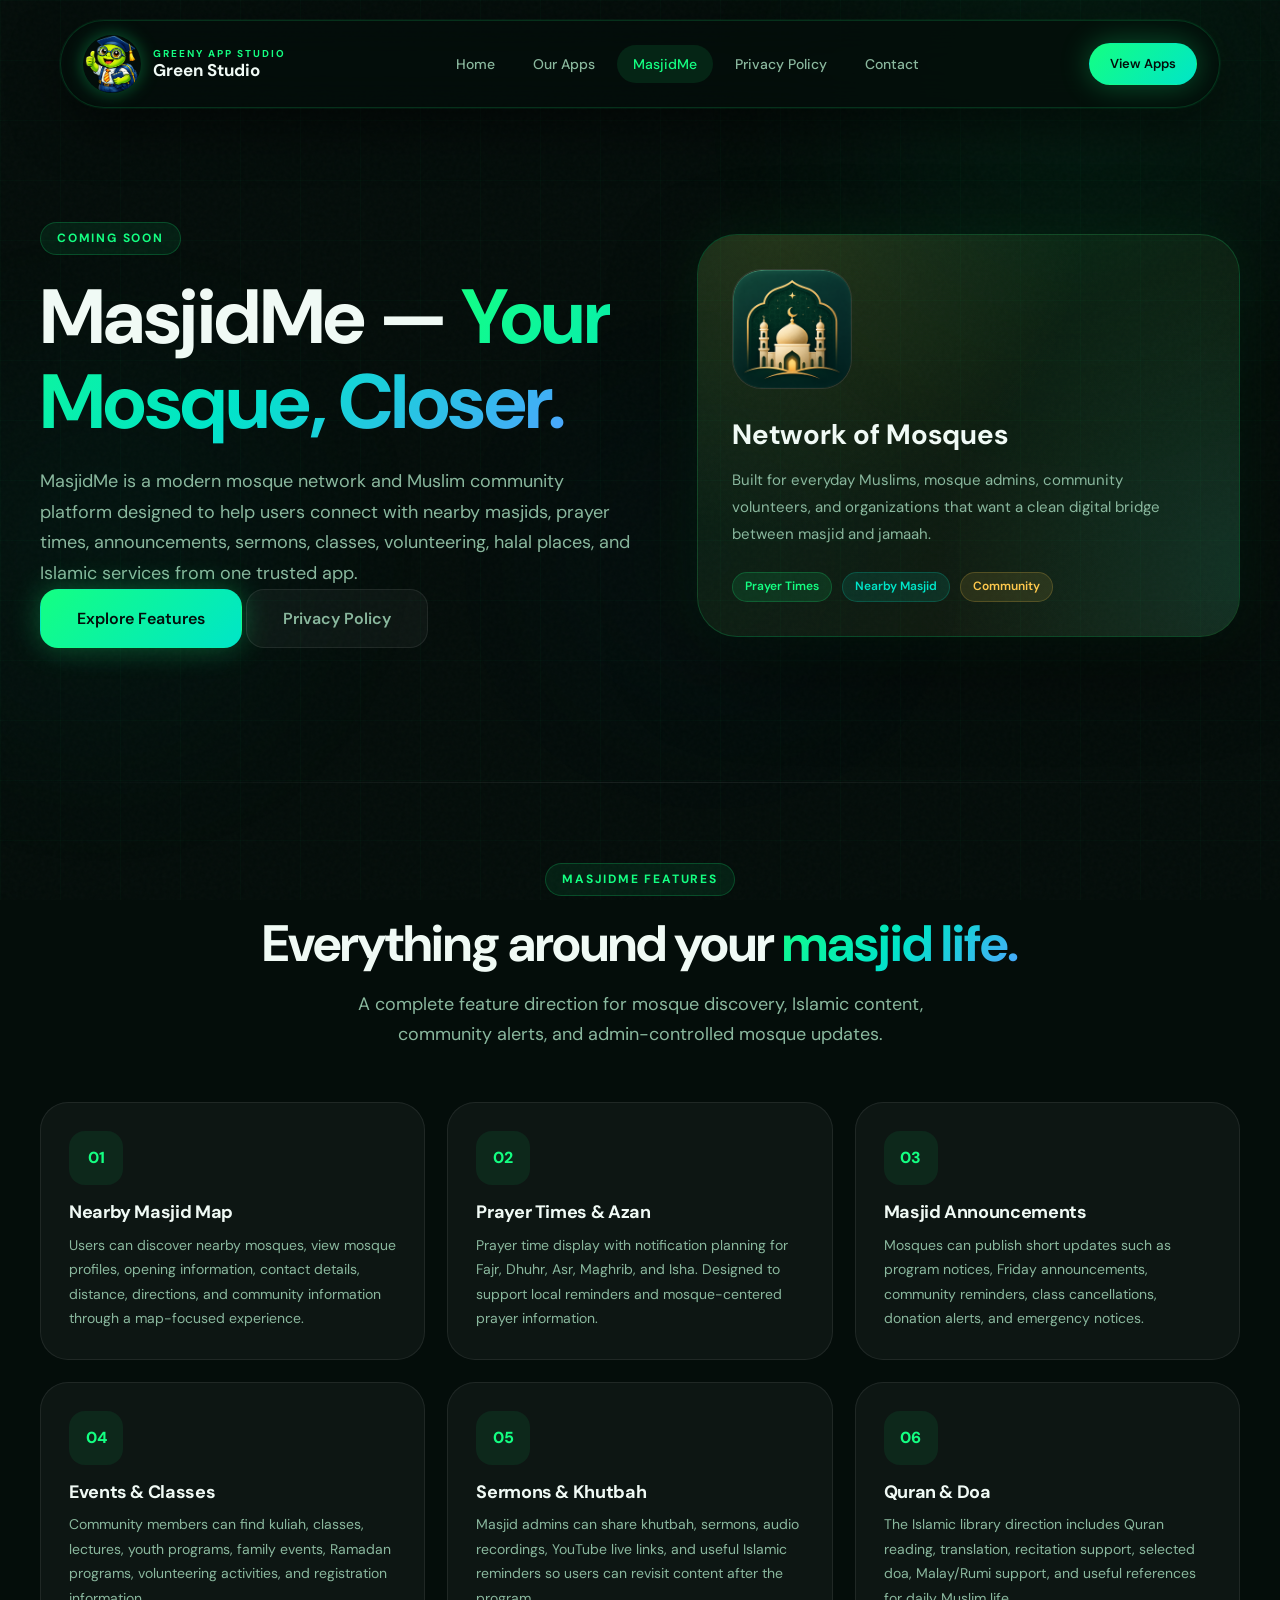
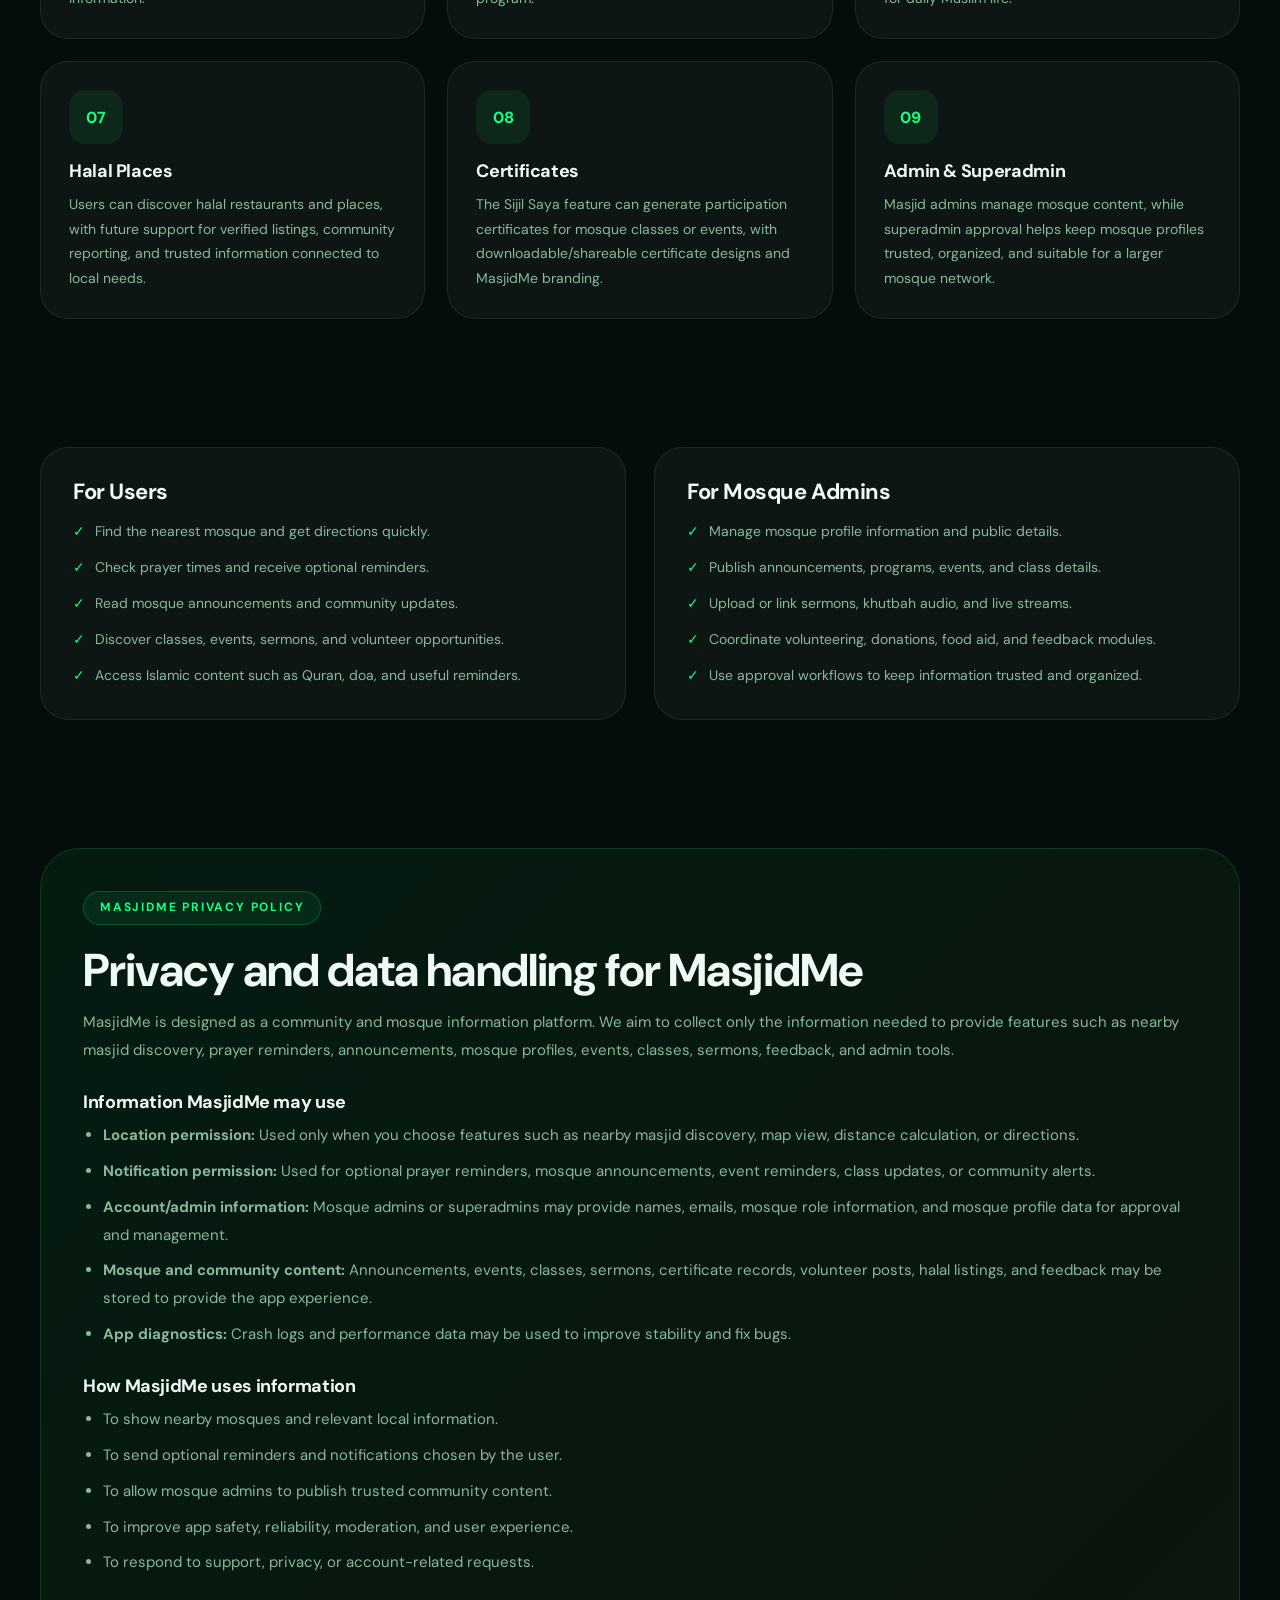
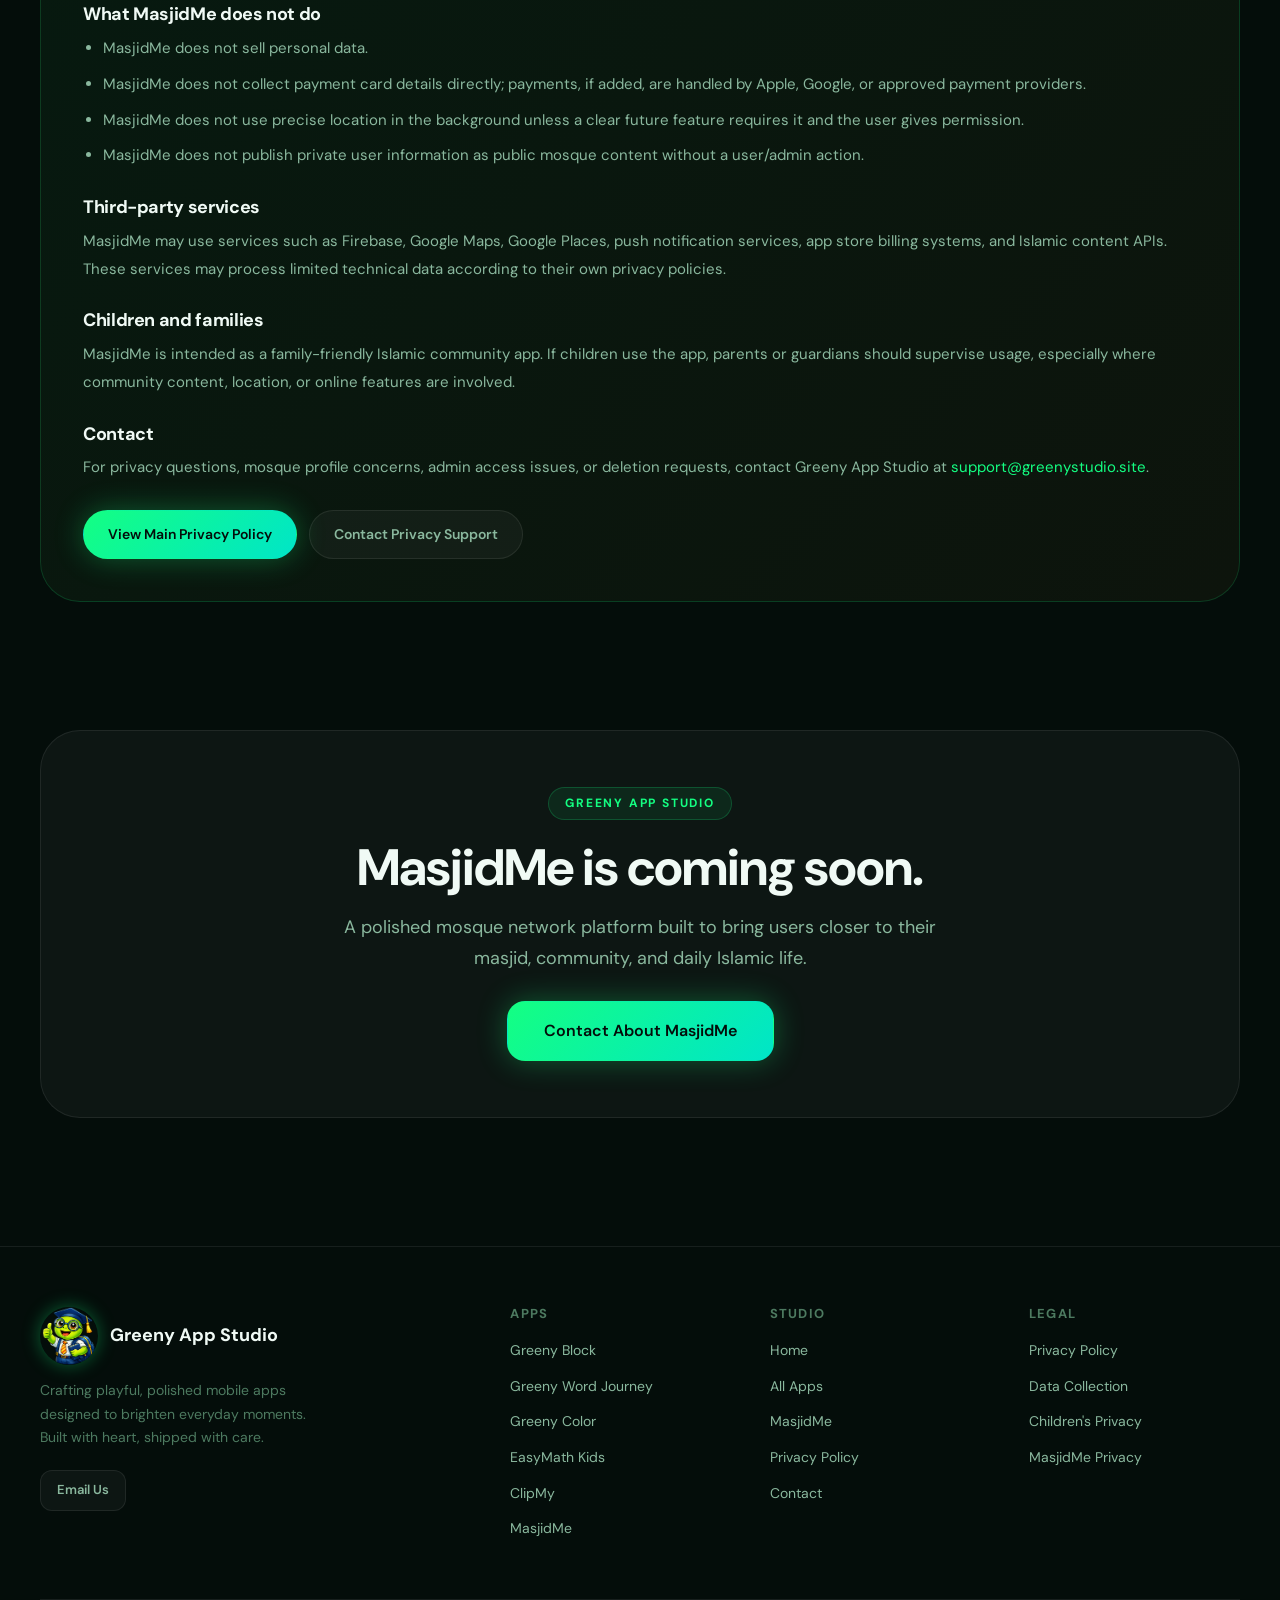
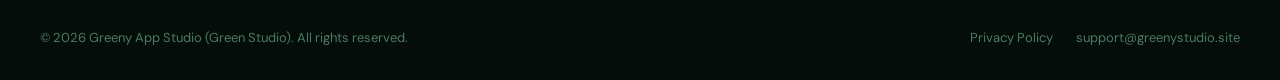
<file: masjidme.html>
<!DOCTYPE html>
<html lang="en">
<head>
  <meta charset="UTF-8" />
  <meta name="viewport" content="width=device-width, initial-scale=1.0" />
  <title>MasjidMe - Greeny App Studio</title>
  <meta
    name="description"
    content="MasjidMe is an upcoming mosque network and Muslim community platform by Greeny App Studio, featuring prayer times, nearby masjids, announcements, sermons, classes, volunteering, Islamic content, and privacy-first community features."
  />
  <link rel="stylesheet" href="style.css" />
  <style>
    .mm-hero {
      padding: 76px 0 54px;
      display: grid;
      grid-template-columns: 1.05fr 0.95fr;
      gap: 56px;
      align-items: center;
    }
    .mm-hero h1 { font-size: clamp(44px, 6vw, 78px); margin-bottom: 22px; }
    .mm-hero-card {
      background: linear-gradient(145deg, rgba(20,255,130,0.08), rgba(255,201,77,0.07));
      border: 1px solid rgba(20,255,130,0.18);
      border-radius: var(--r-xl);
      padding: 34px;
      box-shadow: 0 30px 90px rgba(0,0,0,0.45), 0 0 60px rgba(20,255,130,0.08);
      position: relative;
      overflow: hidden;
    }
    .mm-hero-card::before {
      content: "";
      position: absolute;
      inset: -40%;
      background: radial-gradient(circle at 30% 20%, rgba(255,201,77,0.12), transparent 35%), radial-gradient(circle at 80% 70%, rgba(0,229,200,0.12), transparent 35%);
      pointer-events: none;
    }
    .mm-logo-large {
      width: 120px;
      height: 120px;
      border-radius: 30px;
      overflow: hidden;
      background: rgba(0,0,0,0.35);
      border: 1px solid rgba(255,255,255,0.14);
      margin-bottom: 24px;
      position: relative;
      z-index: 1;
    }
    .mm-logo-large img { width: 100%; height: 100%; object-fit: cover; }
    .mm-card-title { position: relative; z-index: 1; font-size: 28px; font-weight: 700; margin-bottom: 10px; }
    .mm-card-text { position: relative; z-index: 1; color: var(--text2); line-height: 1.8; font-size: 15px; }
    .mm-status-row { display:flex; gap:10px; flex-wrap:wrap; margin-top:24px; position:relative; z-index:1; }
    .mm-grid {
      display: grid;
      grid-template-columns: repeat(3, 1fr);
      gap: 22px;
    }
    .mm-feature {
      background: var(--surface);
      border: 1px solid var(--border);
      border-radius: var(--r-lg);
      padding: 28px;
      transition: all .25s var(--ease);
    }
    .mm-feature:hover { transform: translateY(-4px); border-color: rgba(20,255,130,0.25); }
    .mm-feature-icon {
      width: 54px;
      height: 54px;
      border-radius: 16px;
      display: flex;
      align-items: center;
      justify-content: center;
      background: rgba(20,255,130,0.08);
      color: var(--g1);
      font-weight: 800;
      margin-bottom: 18px;
    }
    .mm-feature h3 { font-size: 18px; margin-bottom: 10px; }
    .mm-feature p { font-size: 14px; color: var(--text2); line-height: 1.75; }
    .mm-two-col {
      display: grid;
      grid-template-columns: 1fr 1fr;
      gap: 28px;
      align-items: start;
    }
    .mm-panel {
      background: var(--surface);
      border: 1px solid var(--border);
      border-radius: var(--r-lg);
      padding: 32px;
    }
    .mm-panel h3 { font-size: 22px; margin-bottom: 16px; }
    .mm-list { list-style: none; display: flex; flex-direction: column; gap: 12px; }
    .mm-list li { color: var(--text2); font-size: 14px; line-height: 1.7; display: flex; gap: 10px; }
    .mm-list li::before { content: "✓"; color: var(--g1); font-weight: 700; flex-shrink: 0; }
    .privacy-block {
      background: linear-gradient(135deg, rgba(20,255,130,0.06), rgba(255,201,77,0.04));
      border: 1px solid rgba(20,255,130,0.16);
      border-radius: var(--r-xl);
      padding: 42px;
    }
    .privacy-block h2 { font-size: clamp(28px, 4vw, 46px); margin-bottom: 14px; }
    .privacy-block h3 { font-size: 18px; margin: 28px 0 10px; }
    .privacy-block p, .privacy-block li { color: var(--text2); line-height: 1.85; font-size: 15px; }
    .privacy-block ul { padding-left: 20px; margin-top: 10px; }
    .privacy-block li { margin-bottom: 8px; }
    .mm-cta {
      text-align: center;
      background: var(--surface);
      border: 1px solid var(--border);
      border-radius: var(--r-xl);
      padding: 56px 28px;
    }
    @media (max-width: 900px) {
      .mm-hero, .mm-two-col { grid-template-columns: 1fr; }
      .mm-grid { grid-template-columns: 1fr 1fr; }
    }
    @media (max-width: 600px) {
      .mm-grid { grid-template-columns: 1fr; }
      .privacy-block { padding: 28px 22px; }
    }
  </style>
</head>
<body>
  <script src="shared.js"></script>
  <script>injectNav('masjidme');</script>

  <main>
    <section class="section" style="padding-top:38px;">
      <div class="wrap">
        <div class="mm-hero">
          <div class="anim-fadeup">
            <div class="eyebrow">Coming Soon</div>
            <h1>MasjidMe — <span class="gradient-text">Your Mosque, Closer.</span></h1>
            <p class="lead">
              MasjidMe is a modern mosque network and Muslim community platform designed to help users connect with nearby masjids, prayer times, announcements, sermons, classes, volunteering, halal places, and Islamic services from one trusted app.
            </p>
            <div class="hero-buttons">
              <a href="#features" class="btn btn-primary btn-lg">Explore Features</a>
              <a href="#privacy" class="btn btn-ghost btn-lg">Privacy Policy</a>
            </div>
          </div>
          <div class="mm-hero-card anim-fadeup anim-delay-2">
            <div class="mm-logo-large"><img src="images/masjidme.png" alt="MasjidMe icon" /></div>
            <div class="mm-card-title">Network of Mosques</div>
            <p class="mm-card-text">
              Built for everyday Muslims, mosque admins, community volunteers, and organizations that want a clean digital bridge between masjid and jamaah.
            </p>
            <div class="mm-status-row">
              <span class="tag tag-green">Prayer Times</span>
              <span class="tag tag-teal">Nearby Masjid</span>
              <span class="tag tag-amber">Community</span>
            </div>
          </div>
        </div>
      </div>
    </section>

    <div class="divider"></div>

    <section id="features" class="section">
      <div class="wrap">
        <div style="text-align:center;margin-bottom:52px;" class="anim-fadeup">
          <div class="eyebrow">MasjidMe Features</div>
          <h2 class="section-title">Everything around your <span class="gradient-text">masjid life.</span></h2>
          <p class="lead" style="margin-inline:auto;text-align:center;">A complete feature direction for mosque discovery, Islamic content, community alerts, and admin-controlled mosque updates.</p>
        </div>

        <div class="mm-grid">
          <div class="mm-feature anim-fadeup"><div class="mm-feature-icon">01</div><h3>Nearby Masjid Map</h3><p>Users can discover nearby mosques, view mosque profiles, opening information, contact details, distance, directions, and community information through a map-focused experience.</p></div>
          <div class="mm-feature anim-fadeup anim-delay-1"><div class="mm-feature-icon">02</div><h3>Prayer Times & Azan</h3><p>Prayer time display with notification planning for Fajr, Dhuhr, Asr, Maghrib, and Isha. Designed to support local reminders and mosque-centered prayer information.</p></div>
          <div class="mm-feature anim-fadeup anim-delay-2"><div class="mm-feature-icon">03</div><h3>Masjid Announcements</h3><p>Mosques can publish short updates such as program notices, Friday announcements, community reminders, class cancellations, donation alerts, and emergency notices.</p></div>
          <div class="mm-feature anim-fadeup"><div class="mm-feature-icon">04</div><h3>Events & Classes</h3><p>Community members can find kuliah, classes, lectures, youth programs, family events, Ramadan programs, volunteering activities, and registration information.</p></div>
          <div class="mm-feature anim-fadeup anim-delay-1"><div class="mm-feature-icon">05</div><h3>Sermons & Khutbah</h3><p>Masjid admins can share khutbah, sermons, audio recordings, YouTube live links, and useful Islamic reminders so users can revisit content after the program.</p></div>
          <div class="mm-feature anim-fadeup anim-delay-2"><div class="mm-feature-icon">06</div><h3>Quran & Doa</h3><p>The Islamic library direction includes Quran reading, translation, recitation support, selected doa, Malay/Rumi support, and useful references for daily Muslim life.</p></div>
          <div class="mm-feature anim-fadeup"><div class="mm-feature-icon">07</div><h3>Halal Places</h3><p>Users can discover halal restaurants and places, with future support for verified listings, community reporting, and trusted information connected to local needs.</p></div>
          <div class="mm-feature anim-fadeup anim-delay-1"><div class="mm-feature-icon">08</div><h3>Certificates</h3><p>The Sijil Saya feature can generate participation certificates for mosque classes or events, with downloadable/shareable certificate designs and MasjidMe branding.</p></div>
          <div class="mm-feature anim-fadeup anim-delay-2"><div class="mm-feature-icon">09</div><h3>Admin & Superadmin</h3><p>Masjid admins manage mosque content, while superadmin approval helps keep mosque profiles trusted, organized, and suitable for a larger mosque network.</p></div>
        </div>
      </div>
    </section>

    <section class="section-sm">
      <div class="wrap">
        <div class="mm-two-col">
          <div class="mm-panel anim-fadeup">
            <h3>For Users</h3>
            <ul class="mm-list">
              <li>Find the nearest mosque and get directions quickly.</li>
              <li>Check prayer times and receive optional reminders.</li>
              <li>Read mosque announcements and community updates.</li>
              <li>Discover classes, events, sermons, and volunteer opportunities.</li>
              <li>Access Islamic content such as Quran, doa, and useful reminders.</li>
            </ul>
          </div>
          <div class="mm-panel anim-fadeup anim-delay-1">
            <h3>For Mosque Admins</h3>
            <ul class="mm-list">
              <li>Manage mosque profile information and public details.</li>
              <li>Publish announcements, programs, events, and class details.</li>
              <li>Upload or link sermons, khutbah audio, and live streams.</li>
              <li>Coordinate volunteering, donations, food aid, and feedback modules.</li>
              <li>Use approval workflows to keep information trusted and organized.</li>
            </ul>
          </div>
        </div>
      </div>
    </section>

    <section id="privacy" class="section">
      <div class="wrap">
        <div class="privacy-block anim-fadeup">
          <div class="eyebrow">MasjidMe Privacy Policy</div>
          <h2>Privacy and data handling for MasjidMe</h2>
          <p>
            MasjidMe is designed as a community and mosque information platform. We aim to collect only the information needed to provide features such as nearby masjid discovery, prayer reminders, announcements, mosque profiles, events, classes, sermons, feedback, and admin tools.
          </p>

          <h3>Information MasjidMe may use</h3>
          <ul>
            <li><strong>Location permission:</strong> Used only when you choose features such as nearby masjid discovery, map view, distance calculation, or directions.</li>
            <li><strong>Notification permission:</strong> Used for optional prayer reminders, mosque announcements, event reminders, class updates, or community alerts.</li>
            <li><strong>Account/admin information:</strong> Mosque admins or superadmins may provide names, emails, mosque role information, and mosque profile data for approval and management.</li>
            <li><strong>Mosque and community content:</strong> Announcements, events, classes, sermons, certificate records, volunteer posts, halal listings, and feedback may be stored to provide the app experience.</li>
            <li><strong>App diagnostics:</strong> Crash logs and performance data may be used to improve stability and fix bugs.</li>
          </ul>

          <h3>How MasjidMe uses information</h3>
          <ul>
            <li>To show nearby mosques and relevant local information.</li>
            <li>To send optional reminders and notifications chosen by the user.</li>
            <li>To allow mosque admins to publish trusted community content.</li>
            <li>To improve app safety, reliability, moderation, and user experience.</li>
            <li>To respond to support, privacy, or account-related requests.</li>
          </ul>

          <h3>What MasjidMe does not do</h3>
          <ul>
            <li>MasjidMe does not sell personal data.</li>
            <li>MasjidMe does not collect payment card details directly; payments, if added, are handled by Apple, Google, or approved payment providers.</li>
            <li>MasjidMe does not use precise location in the background unless a clear future feature requires it and the user gives permission.</li>
            <li>MasjidMe does not publish private user information as public mosque content without a user/admin action.</li>
          </ul>

          <h3>Third-party services</h3>
          <p>
            MasjidMe may use services such as Firebase, Google Maps, Google Places, push notification services, app store billing systems, and Islamic content APIs. These services may process limited technical data according to their own privacy policies.
          </p>

          <h3>Children and families</h3>
          <p>
            MasjidMe is intended as a family-friendly Islamic community app. If children use the app, parents or guardians should supervise usage, especially where community content, location, or online features are involved.
          </p>

          <h3>Contact</h3>
          <p>
            For privacy questions, mosque profile concerns, admin access issues, or deletion requests, contact Greeny App Studio at <a href="mailto:support@greenystudio.site" style="color:var(--g1);">support@greenystudio.site</a>.
          </p>
          <div style="margin-top:28px;display:flex;gap:12px;flex-wrap:wrap;">
            <a href="privacy.html" class="btn btn-primary">View Main Privacy Policy</a>
            <a href="mailto:support@greenystudio.site?subject=MasjidMe%20Privacy%20Question" class="btn btn-ghost">Contact Privacy Support</a>
          </div>
        </div>
      </div>
    </section>

    <section class="section-sm">
      <div class="wrap">
        <div class="mm-cta anim-fadeup">
          <div class="eyebrow">Greeny App Studio</div>
          <h2 class="section-title">MasjidMe is coming soon.</h2>
          <p class="lead" style="margin-inline:auto;text-align:center;margin-bottom:28px;">A polished mosque network platform built to bring users closer to their masjid, community, and daily Islamic life.</p>
          <a href="mailto:support@greenystudio.site?subject=MasjidMe%20App%20Inquiry" class="btn btn-primary btn-lg">Contact About MasjidMe</a>
        </div>
      </div>
    </section>
  </main>

  <script>injectFooter();</script>
</body>
</html>
</file>
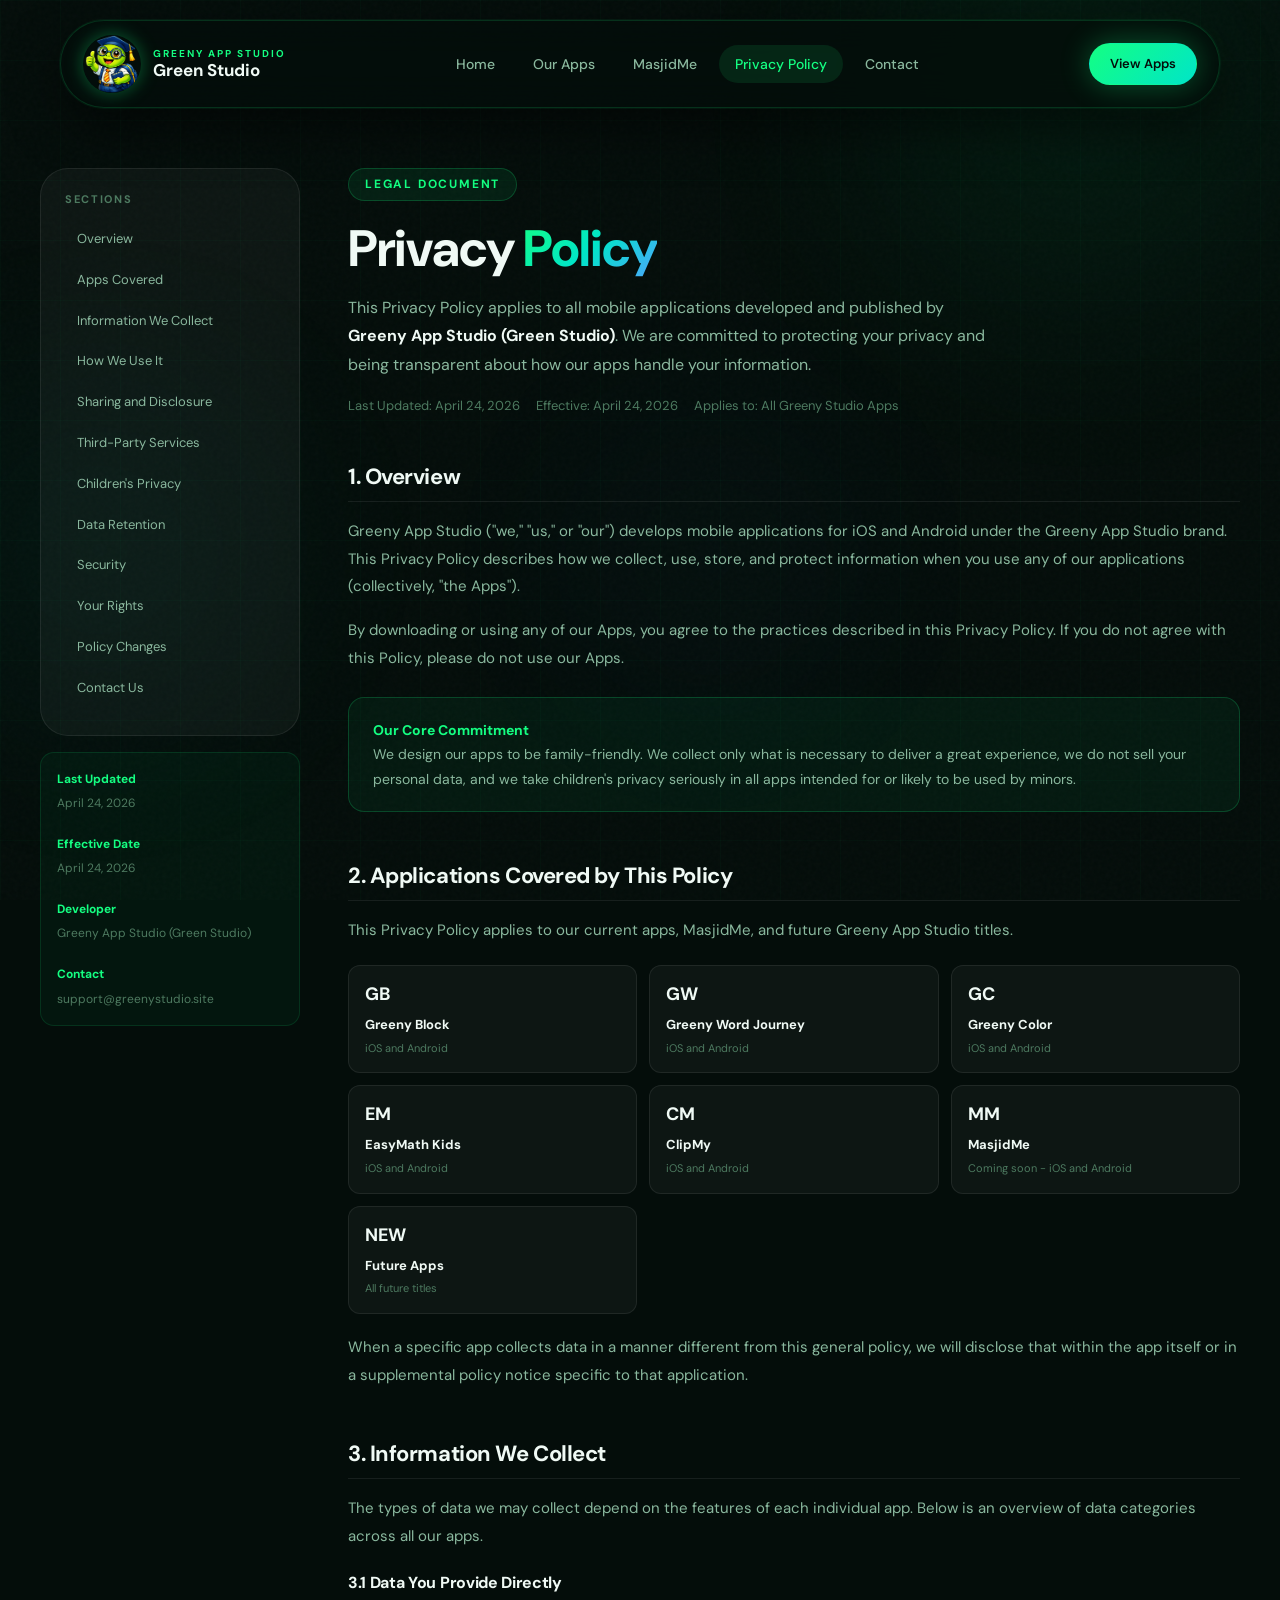
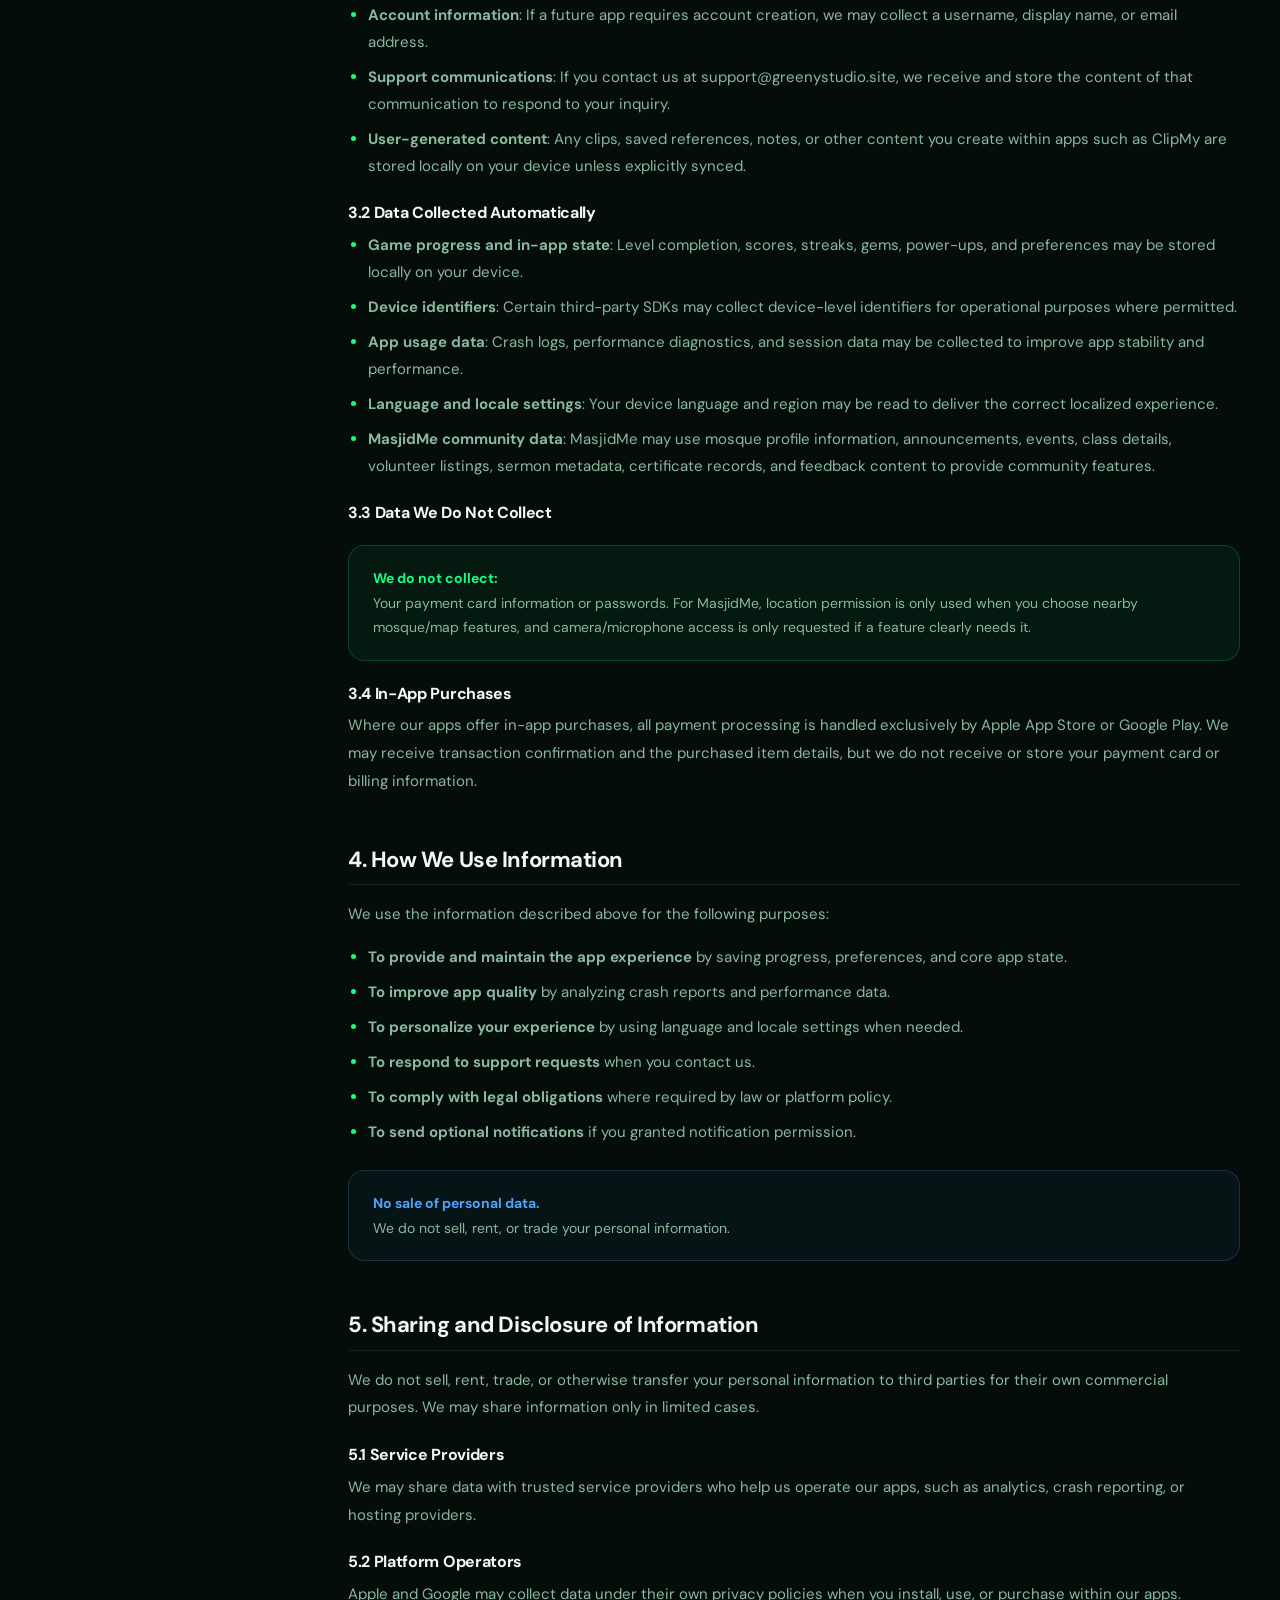
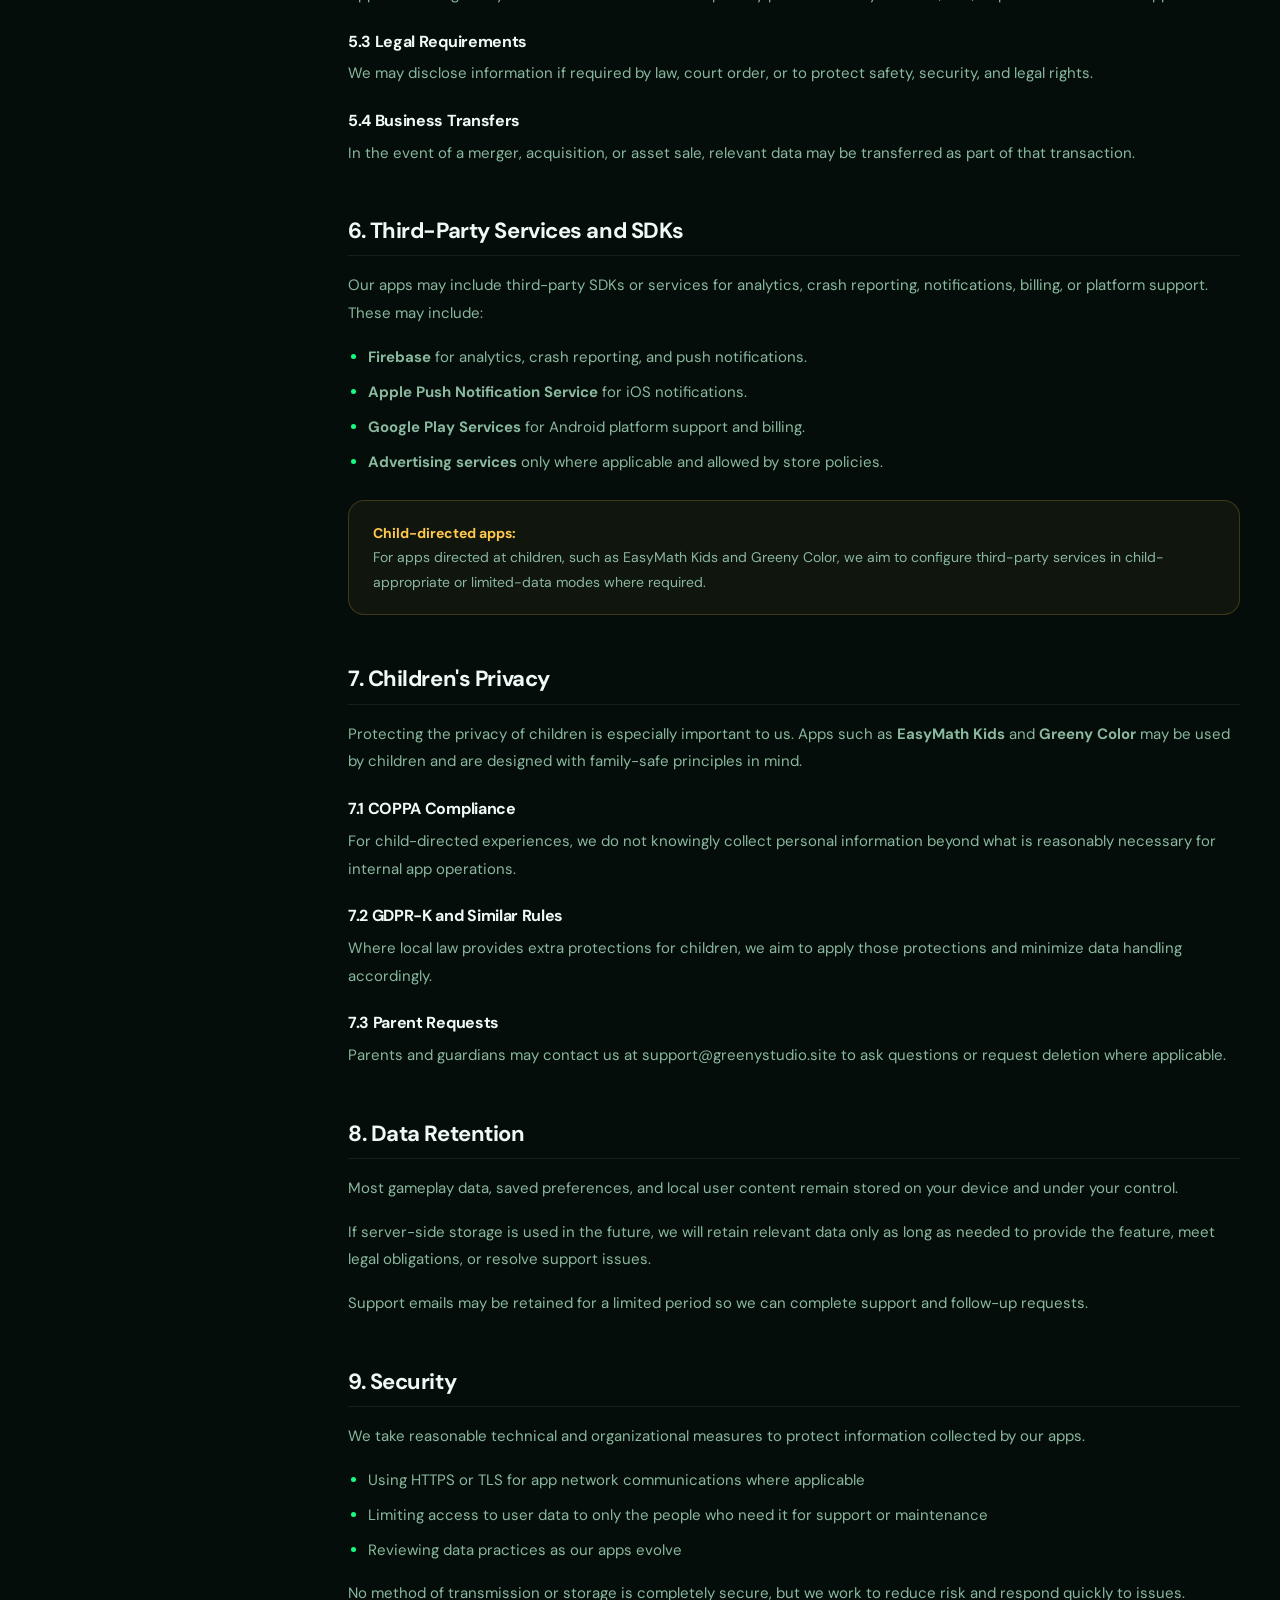
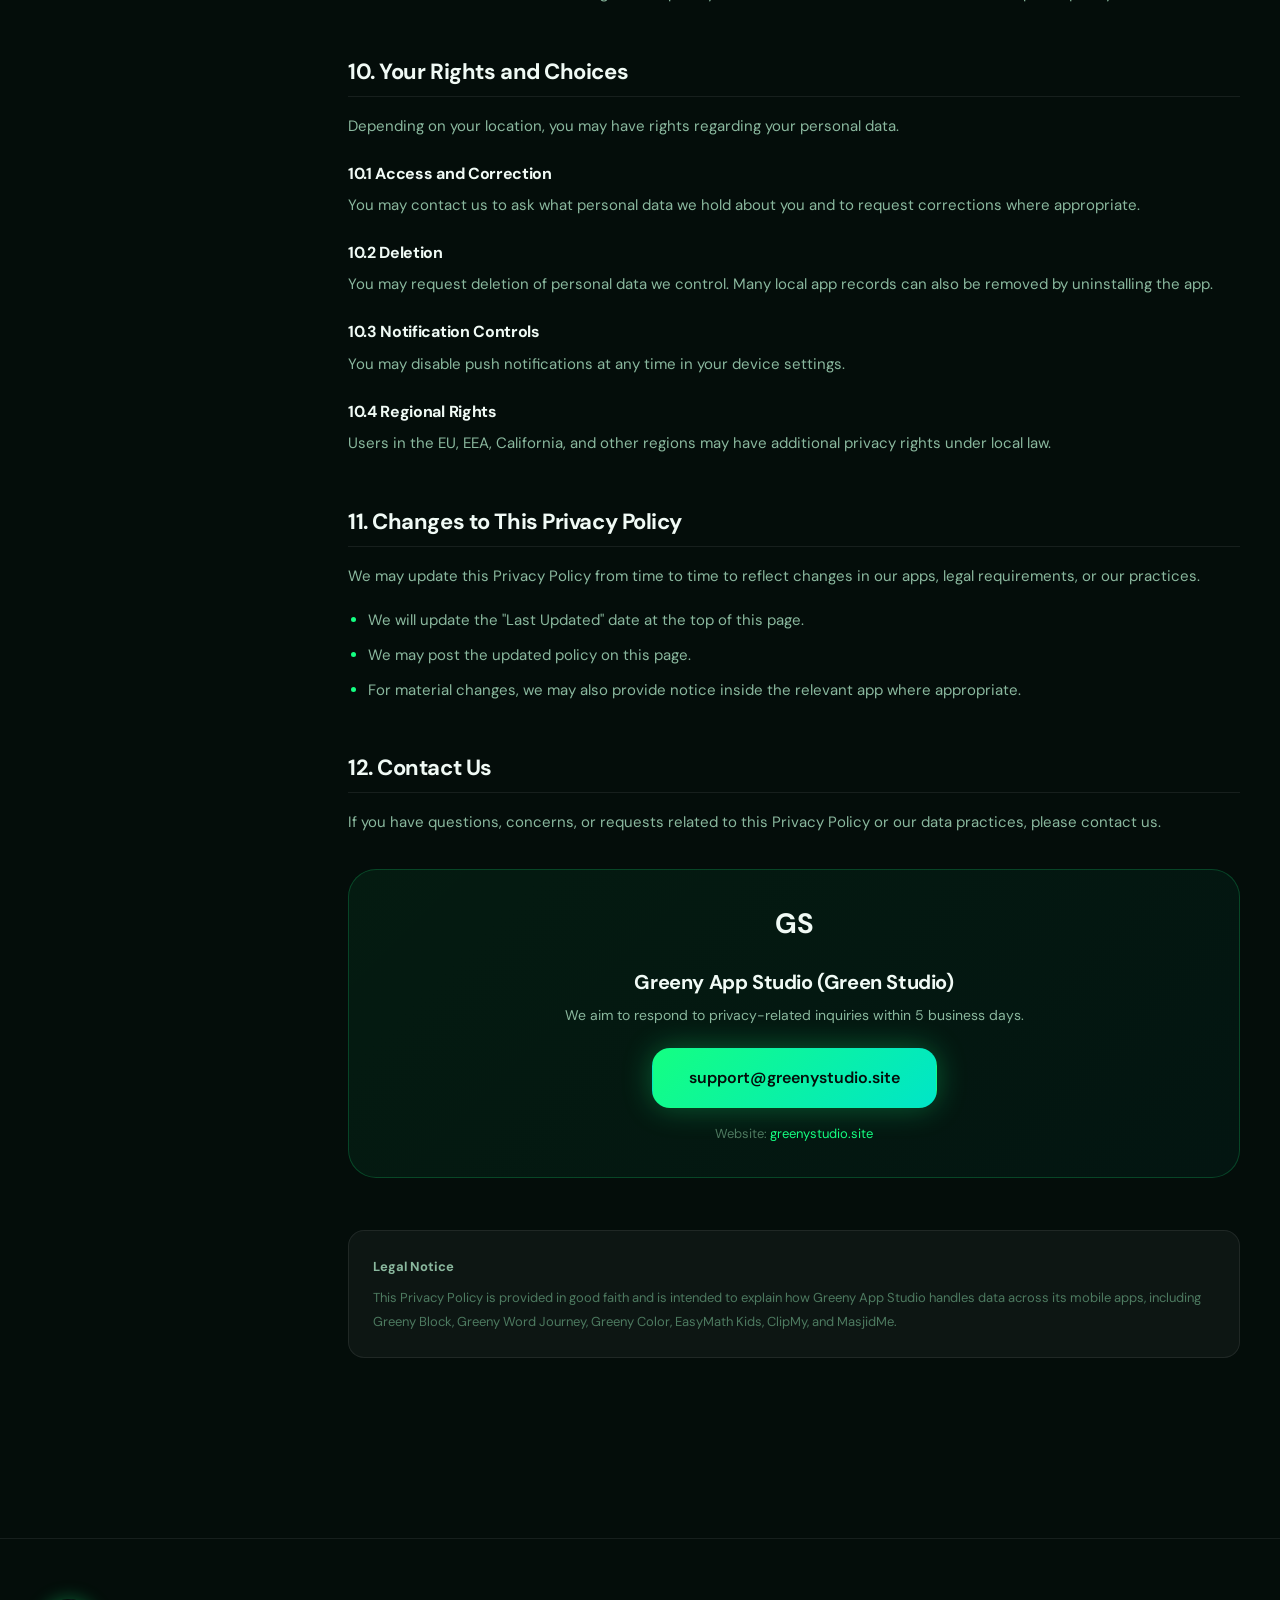
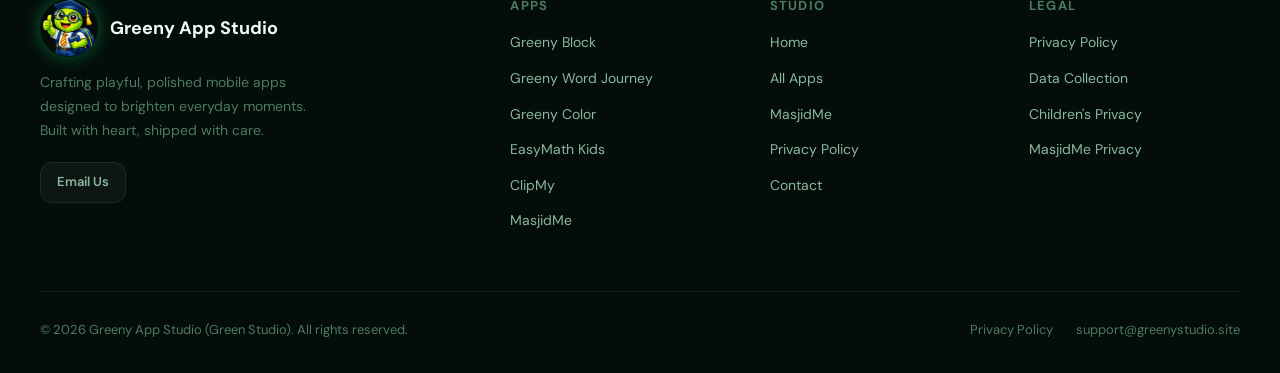
<file: privacy.html>
<!DOCTYPE html>
<html lang="en">
<head>
  <meta charset="UTF-8" />
  <meta name="viewport" content="width=device-width, initial-scale=1.0" />
  <title>Privacy Policy - Greeny App Studio</title>
  <meta
    name="description"
    content="Privacy Policy for Greeny App Studio apps including Greeny Block, Greeny Word Journey, Greeny Color, EasyMath Kids, ClipMy, and MasjidMe."
  />
  <link rel="stylesheet" href="style.css" />
  <style>
    .privacy-layout {
      display: grid;
      grid-template-columns: 260px 1fr;
      gap: 48px;
      align-items: start;
      padding: 60px 0 100px;
    }

    .privacy-sidebar {
      position: sticky;
      top: 100px;
    }

    .sidebar-nav {
      background: var(--surface);
      border: 1px solid var(--border);
      border-radius: var(--r-lg);
      padding: 24px;
    }

    .sidebar-nav h3 {
      font-size: 11px;
      font-weight: 700;
      letter-spacing: 0.15em;
      text-transform: uppercase;
      color: var(--text3);
      margin-bottom: 16px;
    }

    .sidebar-nav ul { list-style: none; }
    .sidebar-nav ul li { margin-bottom: 4px; }

    .sidebar-nav ul a {
      display: block;
      padding: 8px 12px;
      border-radius: 10px;
      font-size: 13px;
      color: var(--text2);
      transition: all 0.2s var(--ease);
    }

    .sidebar-nav ul a:hover {
      background: rgba(20,255,130,0.08);
      color: var(--g1);
      padding-left: 16px;
    }

    .sidebar-meta {
      margin-top: 16px;
      padding: 16px;
      background: rgba(20,255,130,0.04);
      border: 1px solid rgba(20,255,130,0.12);
      border-radius: 14px;
      font-size: 12px;
      color: var(--text3);
      line-height: 1.7;
    }

    .sidebar-meta strong { color: var(--g1); display: block; margin-bottom: 4px; }
    .privacy-content { min-width: 0; }
    .privacy-header { margin-bottom: 48px; }
    .privacy-header h1 { font-size: clamp(32px, 4vw, 52px); margin-bottom: 16px; }

    .privacy-header .meta {
      display: flex;
      gap: 16px;
      flex-wrap: wrap;
      font-size: 13px;
      color: var(--text3);
      margin-top: 16px;
    }

    .meta-item {
      display: flex;
      align-items: center;
      gap: 6px;
    }

    .privacy-section {
      margin-bottom: 52px;
      scroll-margin-top: 120px;
    }

    .privacy-section h2 {
      font-size: 22px;
      margin-bottom: 16px;
      padding-bottom: 12px;
      border-bottom: 1px solid var(--border);
      color: var(--text);
    }

    .privacy-section h3 {
      font-size: 16px;
      font-weight: 700;
      margin: 24px 0 10px;
      color: var(--text);
    }

    .privacy-section p {
      font-size: 15px;
      color: var(--text2);
      line-height: 1.85;
      margin-bottom: 16px;
    }

    .privacy-section ul,
    .privacy-section ol {
      padding-left: 20px;
      margin-bottom: 16px;
    }

    .privacy-section ul li,
    .privacy-section ol li {
      font-size: 15px;
      color: var(--text2);
      line-height: 1.8;
      margin-bottom: 8px;
    }

    .privacy-section ul li::marker { color: var(--g1); }
    .privacy-section ol li::marker { color: var(--g1); font-weight: 700; }

    .callout {
      border-radius: 16px;
      padding: 20px 24px;
      margin: 24px 0;
      font-size: 14px;
      line-height: 1.75;
    }

    .callout-green {
      background: rgba(20,255,130,0.05);
      border: 1px solid rgba(20,255,130,0.2);
      color: var(--text2);
    }

    .callout-green strong { color: var(--g1); }

    .callout-blue {
      background: rgba(79,163,255,0.05);
      border: 1px solid rgba(79,163,255,0.2);
      color: var(--text2);
    }

    .callout-blue strong { color: var(--blue); }

    .callout-amber {
      background: rgba(255,201,77,0.05);
      border: 1px solid rgba(255,201,77,0.2);
      color: var(--text2);
    }

    .callout-amber strong { color: var(--amber); }

    .apps-coverage {
      display: grid;
      grid-template-columns: repeat(3, 1fr);
      gap: 12px;
      margin: 20px 0;
    }

    .apps-coverage-item {
      background: var(--surface);
      border: 1px solid var(--border);
      border-radius: 12px;
      padding: 14px 16px;
      font-size: 13px;
    }

    .app-icon-sm { font-size: 18px; font-weight: 700; margin-bottom: 6px; }
    .apps-coverage-item strong { display: block; color: var(--text); font-size: 13px; margin-bottom: 2px; }
    .apps-coverage-item span { color: var(--text3); font-size: 11px; }

    .contact-card {
      background: linear-gradient(135deg, rgba(20,255,130,0.06), rgba(0,229,200,0.04));
      border: 1px solid rgba(20,255,130,0.2);
      border-radius: var(--r-lg);
      padding: 32px;
      text-align: center;
      margin-top: 32px;
    }

    .contact-card h3 { font-size: 20px; margin-bottom: 10px; }
    .contact-card p { font-size: 14px; color: var(--text2); margin-bottom: 20px; }

    @media (max-width: 900px) {
      .privacy-layout { grid-template-columns: 1fr; }
      .privacy-sidebar { position: static; }
      .apps-coverage { grid-template-columns: 1fr 1fr; }
    }

    @media (max-width: 480px) {
      .apps-coverage { grid-template-columns: 1fr; }
    }
  </style>
</head>
<body>
  <script src="shared.js"></script>
  <script>injectNav('privacy');</script>

  <main>
    <div class="wrap">
      <div class="privacy-layout">
        <aside class="privacy-sidebar">
          <div class="sidebar-nav">
            <h3>Sections</h3>
            <ul>
              <li><a href="#overview">Overview</a></li>
              <li><a href="#apps-covered">Apps Covered</a></li>
              <li><a href="#data">Information We Collect</a></li>
              <li><a href="#usage">How We Use It</a></li>
              <li><a href="#sharing">Sharing and Disclosure</a></li>
              <li><a href="#thirdparty">Third-Party Services</a></li>
              <li><a href="#children">Children's Privacy</a></li>
              <li><a href="#retention">Data Retention</a></li>
              <li><a href="#security">Security</a></li>
              <li><a href="#rights">Your Rights</a></li>
              <li><a href="#changes">Policy Changes</a></li>
              <li><a href="#contact">Contact Us</a></li>
            </ul>
          </div>
          <div class="sidebar-meta">
            <strong>Last Updated</strong>
            April 24, 2026
            <br /><br />
            <strong>Effective Date</strong>
            April 24, 2026
            <br /><br />
            <strong>Developer</strong>
            Greeny App Studio (Green Studio)
            <br /><br />
            <strong>Contact</strong>
            support@greenystudio.site
          </div>
        </aside>

        <div class="privacy-content">
          <div class="privacy-header anim-fadeup">
            <div class="eyebrow">Legal Document</div>
            <h1>Privacy <span class="gradient-text">Policy</span></h1>
            <p style="font-size:16px;color:var(--text2);line-height:1.8;max-width:640px;">
              This Privacy Policy applies to all mobile applications developed and published by <strong style="color:var(--text);">Greeny App Studio (Green Studio)</strong>. We are committed to protecting your privacy and being transparent about how our apps handle your information.
            </p>
            <div class="meta">
              <span class="meta-item">Last Updated: April 24, 2026</span>
              <span class="meta-item">Effective: April 24, 2026</span>
              <span class="meta-item">Applies to: All Greeny Studio Apps</span>
            </div>
          </div>

          <div id="overview" class="privacy-section anim-fadeup">
            <h2>1. Overview</h2>
            <p>
              Greeny App Studio ("we," "us," or "our") develops mobile applications for iOS and Android under the Greeny App Studio brand. This Privacy Policy describes how we collect, use, store, and protect information when you use any of our applications (collectively, "the Apps").
            </p>
            <p>
              By downloading or using any of our Apps, you agree to the practices described in this Privacy Policy. If you do not agree with this Policy, please do not use our Apps.
            </p>
            <div class="callout callout-green">
              <strong>Our Core Commitment</strong><br />
              We design our apps to be family-friendly. We collect only what is necessary to deliver a great experience, we do not sell your personal data, and we take children's privacy seriously in all apps intended for or likely to be used by minors.
            </div>
          </div>

          <div id="apps-covered" class="privacy-section anim-fadeup">
            <h2>2. Applications Covered by This Policy</h2>
            <p>This Privacy Policy applies to our current apps, MasjidMe, and future Greeny App Studio titles.</p>
            <div class="apps-coverage">
              <div class="apps-coverage-item">
                <div class="app-icon-sm">GB</div>
                <strong>Greeny Block</strong>
                <span>iOS and Android</span>
              </div>
              <div class="apps-coverage-item">
                <div class="app-icon-sm">GW</div>
                <strong>Greeny Word Journey</strong>
                <span>iOS and Android</span>
              </div>
              <div class="apps-coverage-item">
                <div class="app-icon-sm">GC</div>
                <strong>Greeny Color</strong>
                <span>iOS and Android</span>
              </div>
              <div class="apps-coverage-item">
                <div class="app-icon-sm">EM</div>
                <strong>EasyMath Kids</strong>
                <span>iOS and Android</span>
              </div>
              <div class="apps-coverage-item">
                <div class="app-icon-sm">CM</div>
                <strong>ClipMy</strong>
                <span>iOS and Android</span>
              </div>
              <div class="apps-coverage-item">
                <div class="app-icon-sm">MM</div>
                <strong>MasjidMe</strong>
                <span>Coming soon - iOS and Android</span>
              </div>
              <div class="apps-coverage-item">
                <div class="app-icon-sm">NEW</div>
                <strong>Future Apps</strong>
                <span>All future titles</span>
              </div>
            </div>
            <p>
              When a specific app collects data in a manner different from this general policy, we will disclose that within the app itself or in a supplemental policy notice specific to that application.
            </p>
          </div>

          <div id="data" class="privacy-section anim-fadeup">
            <h2>3. Information We Collect</h2>
            <p>The types of data we may collect depend on the features of each individual app. Below is an overview of data categories across all our apps.</p>

            <h3>3.1 Data You Provide Directly</h3>
            <ul>
              <li><strong>Account information</strong>: If a future app requires account creation, we may collect a username, display name, or email address.</li>
              <li><strong>Support communications</strong>: If you contact us at support@greenystudio.site, we receive and store the content of that communication to respond to your inquiry.</li>
              <li><strong>User-generated content</strong>: Any clips, saved references, notes, or other content you create within apps such as ClipMy are stored locally on your device unless explicitly synced.</li>
            </ul>

            <h3>3.2 Data Collected Automatically</h3>
            <ul>
              <li><strong>Game progress and in-app state</strong>: Level completion, scores, streaks, gems, power-ups, and preferences may be stored locally on your device.</li>
              <li><strong>Device identifiers</strong>: Certain third-party SDKs may collect device-level identifiers for operational purposes where permitted.</li>
              <li><strong>App usage data</strong>: Crash logs, performance diagnostics, and session data may be collected to improve app stability and performance.</li>
              <li><strong>Language and locale settings</strong>: Your device language and region may be read to deliver the correct localized experience.</li>
              <li><strong>MasjidMe community data</strong>: MasjidMe may use mosque profile information, announcements, events, class details, volunteer listings, sermon metadata, certificate records, and feedback content to provide community features.</li>
            </ul>

            <h3>3.3 Data We Do Not Collect</h3>
            <div class="callout callout-green">
              <strong>We do not collect:</strong><br />
              Your payment card information or passwords. For MasjidMe, location permission is only used when you choose nearby mosque/map features, and camera/microphone access is only requested if a feature clearly needs it.
            </div>

            <h3>3.4 In-App Purchases</h3>
            <p>
              Where our apps offer in-app purchases, all payment processing is handled exclusively by Apple App Store or Google Play. We may receive transaction confirmation and the purchased item details, but we do not receive or store your payment card or billing information.
            </p>
          </div>

          <div id="usage" class="privacy-section anim-fadeup">
            <h2>4. How We Use Information</h2>
            <p>We use the information described above for the following purposes:</p>
            <ul>
              <li><strong>To provide and maintain the app experience</strong> by saving progress, preferences, and core app state.</li>
              <li><strong>To improve app quality</strong> by analyzing crash reports and performance data.</li>
              <li><strong>To personalize your experience</strong> by using language and locale settings when needed.</li>
              <li><strong>To respond to support requests</strong> when you contact us.</li>
              <li><strong>To comply with legal obligations</strong> where required by law or platform policy.</li>
              <li><strong>To send optional notifications</strong> if you granted notification permission.</li>
            </ul>
            <div class="callout callout-blue">
              <strong>No sale of personal data.</strong><br />
              We do not sell, rent, or trade your personal information.
            </div>
          </div>

          <div id="sharing" class="privacy-section anim-fadeup">
            <h2>5. Sharing and Disclosure of Information</h2>
            <p>
              We do not sell, rent, trade, or otherwise transfer your personal information to third parties for their own commercial purposes. We may share information only in limited cases.
            </p>
            <h3>5.1 Service Providers</h3>
            <p>We may share data with trusted service providers who help us operate our apps, such as analytics, crash reporting, or hosting providers.</p>
            <h3>5.2 Platform Operators</h3>
            <p>Apple and Google may collect data under their own privacy policies when you install, use, or purchase within our apps.</p>
            <h3>5.3 Legal Requirements</h3>
            <p>We may disclose information if required by law, court order, or to protect safety, security, and legal rights.</p>
            <h3>5.4 Business Transfers</h3>
            <p>In the event of a merger, acquisition, or asset sale, relevant data may be transferred as part of that transaction.</p>
          </div>

          <div id="thirdparty" class="privacy-section anim-fadeup">
            <h2>6. Third-Party Services and SDKs</h2>
            <p>Our apps may include third-party SDKs or services for analytics, crash reporting, notifications, billing, or platform support. These may include:</p>
            <ul>
              <li><strong>Firebase</strong> for analytics, crash reporting, and push notifications.</li>
              <li><strong>Apple Push Notification Service</strong> for iOS notifications.</li>
              <li><strong>Google Play Services</strong> for Android platform support and billing.</li>
              <li><strong>Advertising services</strong> only where applicable and allowed by store policies.</li>
            </ul>
            <div class="callout callout-amber">
              <strong>Child-directed apps:</strong><br />
              For apps directed at children, such as EasyMath Kids and Greeny Color, we aim to configure third-party services in child-appropriate or limited-data modes where required.
            </div>
          </div>

          <div id="children" class="privacy-section anim-fadeup">
            <h2>7. Children's Privacy</h2>
            <p>
              Protecting the privacy of children is especially important to us. Apps such as <strong>EasyMath Kids</strong> and <strong>Greeny Color</strong> may be used by children and are designed with family-safe principles in mind.
            </p>
            <h3>7.1 COPPA Compliance</h3>
            <p>For child-directed experiences, we do not knowingly collect personal information beyond what is reasonably necessary for internal app operations.</p>
            <h3>7.2 GDPR-K and Similar Rules</h3>
            <p>Where local law provides extra protections for children, we aim to apply those protections and minimize data handling accordingly.</p>
            <h3>7.3 Parent Requests</h3>
            <p>Parents and guardians may contact us at support@greenystudio.site to ask questions or request deletion where applicable.</p>
          </div>

          <div id="retention" class="privacy-section anim-fadeup">
            <h2>8. Data Retention</h2>
            <p>Most gameplay data, saved preferences, and local user content remain stored on your device and under your control.</p>
            <p>If server-side storage is used in the future, we will retain relevant data only as long as needed to provide the feature, meet legal obligations, or resolve support issues.</p>
            <p>Support emails may be retained for a limited period so we can complete support and follow-up requests.</p>
          </div>

          <div id="security" class="privacy-section anim-fadeup">
            <h2>9. Security</h2>
            <p>We take reasonable technical and organizational measures to protect information collected by our apps.</p>
            <ul>
              <li>Using HTTPS or TLS for app network communications where applicable</li>
              <li>Limiting access to user data to only the people who need it for support or maintenance</li>
              <li>Reviewing data practices as our apps evolve</li>
            </ul>
            <p>No method of transmission or storage is completely secure, but we work to reduce risk and respond quickly to issues.</p>
          </div>

          <div id="rights" class="privacy-section anim-fadeup">
            <h2>10. Your Rights and Choices</h2>
            <p>Depending on your location, you may have rights regarding your personal data.</p>
            <h3>10.1 Access and Correction</h3>
            <p>You may contact us to ask what personal data we hold about you and to request corrections where appropriate.</p>
            <h3>10.2 Deletion</h3>
            <p>You may request deletion of personal data we control. Many local app records can also be removed by uninstalling the app.</p>
            <h3>10.3 Notification Controls</h3>
            <p>You may disable push notifications at any time in your device settings.</p>
            <h3>10.4 Regional Rights</h3>
            <p>Users in the EU, EEA, California, and other regions may have additional privacy rights under local law.</p>
          </div>

          <div id="changes" class="privacy-section anim-fadeup">
            <h2>11. Changes to This Privacy Policy</h2>
            <p>
              We may update this Privacy Policy from time to time to reflect changes in our apps, legal requirements, or our practices.
            </p>
            <ul>
              <li>We will update the "Last Updated" date at the top of this page.</li>
              <li>We may post the updated policy on this page.</li>
              <li>For material changes, we may also provide notice inside the relevant app where appropriate.</li>
            </ul>
          </div>

          <div id="contact" class="privacy-section anim-fadeup">
            <h2>12. Contact Us</h2>
            <p>If you have questions, concerns, or requests related to this Privacy Policy or our data practices, please contact us.</p>
            <div class="contact-card">
              <div style="font-size:28px;font-weight:700;margin-bottom:12px;">GS</div>
              <h3>Greeny App Studio (Green Studio)</h3>
              <p>We aim to respond to privacy-related inquiries within 5 business days.</p>
              <a href="mailto:support@greenystudio.site" class="btn btn-primary btn-lg">support@greenystudio.site</a>
              <div style="margin-top:16px;font-size:13px;color:var(--text3);">
                Website: <a href="https://greenystudio.site" style="color:var(--g1);">greenystudio.site</a>
              </div>
            </div>
          </div>

          <div style="margin-top:48px;padding:24px;background:var(--surface);border:1px solid var(--border);border-radius:16px;font-size:13px;color:var(--text3);line-height:1.8;">
            <strong style="color:var(--text2);display:block;margin-bottom:8px;">Legal Notice</strong>
            This Privacy Policy is provided in good faith and is intended to explain how Greeny App Studio handles data across its mobile apps, including Greeny Block, Greeny Word Journey, Greeny Color, EasyMath Kids, ClipMy, and MasjidMe.
          </div>
        </div>
      </div>
    </div>
  </main>

  <script>injectFooter();</script>
</body>
</html>
</file>
<file: style.css>
/* ===================================================
   GREENY APP STUDIO — Design System
   Theme: Dark Luxury × Nature Neon
   Fonts: Clash Display (headings) + DM Sans (body)
=================================================== */

@import url('https://fonts.googleapis.com/css2?family=DM+Sans:ital,opsz,wght@0,9..40,300;0,9..40,400;0,9..40,500;0,9..40,700;1,9..40,400&display=swap');

:root {
  /* Core Palette */
  --bg:         #040d0a;
  --bg2:        #071510;
  --surface:    rgba(255,255,255,0.04);
  --surface2:   rgba(255,255,255,0.07);
  --border:     rgba(255,255,255,0.08);
  --border2:    rgba(20,255,130,0.15);

  /* Neon Greens */
  --g1: #14ff82;
  --g2: #0fce68;
  --g3: #0a9e50;
  --g4: #065c2e;

  /* Accents */
  --teal: #00e5c8;
  --blue: #4fa3ff;
  --amber: #ffc94d;
  --rose: #ff6b9d;

  /* Text */
  --text:   #f0faf5;
  --text2:  #8ab89e;
  --text3:  #4d7a60;

  /* Glow */
  --glow-g:  rgba(20, 255, 130, 0.18);
  --glow-t:  rgba(0, 229, 200, 0.15);

  /* Spacing & Shape */
  --r-sm: 12px;
  --r-md: 20px;
  --r-lg: 28px;
  --r-xl: 40px;

  /* Transitions */
  --ease: cubic-bezier(0.4, 0, 0.2, 1);
}

/* ── Reset & Base ── */
*, *::before, *::after { box-sizing: border-box; margin: 0; padding: 0; }
html { scroll-behavior: smooth; }

body {
  font-family: 'DM Sans', system-ui, sans-serif;
  background-color: var(--bg);
  color: var(--text);
  line-height: 1.6;
  overflow-x: hidden;
  -webkit-font-smoothing: antialiased;
}

a { text-decoration: none; color: inherit; }
img { display: block; max-width: 100%; }

/* ── Background Grid & Glows ── */
body::before {
  content: '';
  position: fixed;
  inset: 0;
  background-image:
    linear-gradient(rgba(20,255,130,0.025) 1px, transparent 1px),
    linear-gradient(90deg, rgba(20,255,130,0.025) 1px, transparent 1px);
  background-size: 60px 60px;
  pointer-events: none;
  z-index: 0;
}

/* Ambient glows */
.bg-glow {
  position: fixed;
  border-radius: 50%;
  filter: blur(120px);
  pointer-events: none;
  z-index: 0;
  opacity: 0.45;
}
.bg-glow--green {
  width: 600px; height: 600px;
  background: radial-gradient(circle, rgba(20,255,130,0.22), transparent 70%);
  top: -200px; right: -100px;
}
.bg-glow--teal {
  width: 500px; height: 500px;
  background: radial-gradient(circle, rgba(0,229,200,0.18), transparent 70%);
  bottom: 100px; left: -150px;
}
.bg-glow--blue {
  width: 400px; height: 400px;
  background: radial-gradient(circle, rgba(79,163,255,0.14), transparent 70%);
  top: 40%; left: 40%;
}

/* ── Layout ── */
.wrap {
  width: min(1200px, calc(100% - 40px));
  margin-inline: auto;
  position: relative;
  z-index: 1;
}

section { position: relative; z-index: 1; }

/* ── Navigation ── */
.nav {
  position: sticky;
  top: 16px;
  z-index: 100;
  margin: 20px auto 0;
  width: min(1160px, calc(100% - 32px));
}

.nav-inner {
  display: flex;
  align-items: center;
  justify-content: space-between;
  gap: 20px;
  padding: 14px 22px;
  background: rgba(4, 13, 10, 0.80);
  backdrop-filter: blur(20px) saturate(180%);
  border: 1px solid var(--border2);
  border-radius: 999px;
  box-shadow: 0 0 0 1px rgba(20,255,130,0.06), 0 20px 50px rgba(0,0,0,0.5);
}

.nav-brand {
  display: flex;
  align-items: center;
  gap: 12px;
}

.nav-logo {
  width: 58px;
  height: 58px;
  border-radius: 50%;
  background: transparent;
  display: flex;
  align-items: center;
  justify-content: center;
  box-shadow: 0 0 18px rgba(20,255,130,0.35);
  flex-shrink: 0;
  overflow: hidden;
}

.nav-logo img {
  width: 100%;
  height: 100%;
  object-fit: contain;
  display: block;
  image-rendering: auto;
}
.nav-brand-text {
  display: flex;
  flex-direction: column;
  line-height: 1.2;
}

.nav-brand-text .studio-label {
  font-size: 10px;
  letter-spacing: 0.2em;
  text-transform: uppercase;
  color: var(--g1);
  font-weight: 700;
}

.nav-brand-text .studio-name {
  font-size: 17px;
  font-weight: 700;
  color: var(--text);
}

.nav-links {
  display: flex;
  align-items: center;
  gap: 6px;
  list-style: none;
}

.nav-links a {
  display: block;
  padding: 8px 16px;
  border-radius: 999px;
  font-size: 14px;
  font-weight: 500;
  color: var(--text2);
  transition: all 0.2s var(--ease);
}

.nav-links a:hover,
.nav-links a.active {
  background: rgba(20,255,130,0.1);
  color: var(--g1);
}

.nav-cta {
  display: flex;
  gap: 10px;
}

/* ── Buttons ── */
.btn {
  display: inline-flex;
  align-items: center;
  justify-content: center;
  gap: 8px;
  border-radius: 999px;
  padding: 12px 24px;
  font-size: 14px;
  font-weight: 600;
  cursor: pointer;
  transition: all 0.22s var(--ease);
  border: 1px solid transparent;
  white-space: nowrap;
  font-family: inherit;
}

.btn-primary {
  background: linear-gradient(135deg, var(--g1), var(--teal));
  color: var(--bg);
  box-shadow: 0 0 30px rgba(20,255,130,0.3);
}
.btn-primary:hover {
  transform: translateY(-2px);
  box-shadow: 0 0 45px rgba(20,255,130,0.45);
}

.btn-ghost {
  background: var(--surface);
  border-color: var(--border);
  color: var(--text2);
}
.btn-ghost:hover {
  background: var(--surface2);
  border-color: rgba(20,255,130,0.2);
  color: var(--text);
  transform: translateY(-2px);
}

.btn-lg {
  padding: 16px 36px;
  font-size: 16px;
  border-radius: 18px;
}

.btn-store {
  display: inline-flex;
  align-items: center;
  gap: 10px;
  padding: 12px 22px;
  border-radius: 14px;
  border: 1px solid var(--border);
  background: var(--surface);
  color: var(--text);
  font-size: 13px;
  font-weight: 600;
  transition: all 0.2s var(--ease);
}
.btn-store:hover {
  background: rgba(20,255,130,0.08);
  border-color: rgba(20,255,130,0.3);
  transform: translateY(-2px);
}
.btn-store .store-icon { font-size: 20px; }
.btn-store .store-text { display: flex; flex-direction: column; line-height: 1.2; }
.btn-store .store-text small { font-size: 10px; opacity: 0.6; font-weight: 400; }
.btn-store .store-text span { font-size: 14px; }

/* ── Typography ── */
.eyebrow {
  display: inline-flex;
  align-items: center;
  gap: 8px;
  padding: 6px 16px;
  border-radius: 999px;
  background: rgba(20,255,130,0.08);
  border: 1px solid rgba(20,255,130,0.2);
  font-size: 12px;
  font-weight: 700;
  letter-spacing: 0.15em;
  text-transform: uppercase;
  color: var(--g1);
  margin-bottom: 20px;
}

h1, h2, h3, h4 {
  font-family: 'DM Sans', sans-serif;
  font-weight: 700;
  letter-spacing: -0.02em;
  line-height: 1.1;
}

.display-title {
  font-size: clamp(44px, 7vw, 86px);
  letter-spacing: -0.04em;
  line-height: 1.0;
}

.section-title {
  font-size: clamp(32px, 4vw, 52px);
  margin-bottom: 16px;
}

.gradient-text {
  background: linear-gradient(135deg, var(--g1) 0%, var(--teal) 50%, var(--blue) 100%);
  -webkit-background-clip: text;
  -webkit-text-fill-color: transparent;
  background-clip: text;
}

.lead {
  font-size: 18px;
  color: var(--text2);
  line-height: 1.7;
  max-width: 640px;
}

/* ── Cards ── */
.card {
  background: var(--surface);
  border: 1px solid var(--border);
  border-radius: var(--r-lg);
  overflow: hidden;
  transition: all 0.3s var(--ease);
}

.card:hover {
  border-color: rgba(20,255,130,0.25);
  box-shadow: 0 0 0 1px rgba(20,255,130,0.08), 0 30px 60px rgba(0,0,0,0.4);
  transform: translateY(-4px);
}

/* ── Divider ── */
.divider {
  height: 1px;
  background: linear-gradient(90deg, transparent, var(--border), transparent);
  margin: 0;
}

/* ── Pill/Tag ── */
.tag {
  display: inline-flex;
  align-items: center;
  padding: 4px 12px;
  border-radius: 999px;
  font-size: 12px;
  font-weight: 600;
}
.tag-green { background: rgba(20,255,130,0.1); color: var(--g1); border: 1px solid rgba(20,255,130,0.2); }
.tag-teal  { background: rgba(0,229,200,0.1);  color: var(--teal); border: 1px solid rgba(0,229,200,0.2); }
.tag-blue  { background: rgba(79,163,255,0.1); color: var(--blue); border: 1px solid rgba(79,163,255,0.2); }
.tag-amber { background: rgba(255,201,77,0.1); color: var(--amber); border: 1px solid rgba(255,201,77,0.2); }
.tag-slate { background: rgba(255,255,255,0.06); color: var(--text2); border: 1px solid var(--border); }

/* ── Section spacing ── */
.section { padding: 80px 0; }
.section-sm { padding: 48px 0; }

/* ── Footer ── */
.footer {
  position: relative; z-index: 1;
  border-top: 1px solid var(--border);
  padding: 60px 0 32px;
  margin-top: 80px;
}

.footer-grid {
  display: grid;
  grid-template-columns: 2fr 1fr 1fr 1fr;
  gap: 48px;
  margin-bottom: 48px;
}

.footer-brand p {
  font-size: 14px;
  color: var(--text3);
  margin-top: 14px;
  line-height: 1.7;
  max-width: 280px;
}

.footer-col h4 {
  font-size: 13px;
  font-weight: 700;
  letter-spacing: 0.1em;
  text-transform: uppercase;
  color: var(--text3);
  margin-bottom: 16px;
}

.footer-col ul { list-style: none; }
.footer-col ul li { margin-bottom: 10px; }
.footer-col ul a {
  font-size: 14px;
  color: var(--text2);
  transition: color 0.2s;
}
.footer-col ul a:hover { color: var(--g1); }

.footer-bottom {
  display: flex;
  align-items: center;
  justify-content: space-between;
  padding-top: 28px;
  border-top: 1px solid var(--border);
  font-size: 13px;
  color: var(--text3);
  gap: 16px;
  flex-wrap: wrap;
}

/* ── Animations ── */
@keyframes fadeUp {
  from { opacity: 0; transform: translateY(24px); }
  to   { opacity: 1; transform: translateY(0); }
}

@keyframes fadeIn {
  from { opacity: 0; }
  to   { opacity: 1; }
}

@keyframes float {
  0%, 100% { transform: translateY(0px); }
  50%       { transform: translateY(-10px); }
}

@keyframes pulse-glow {
  0%, 100% { box-shadow: 0 0 20px rgba(20,255,130,0.3); }
  50%       { box-shadow: 0 0 40px rgba(20,255,130,0.6); }
}

@keyframes shimmer {
  0%   { background-position: -200% center; }
  100% { background-position: 200% center; }
}

.anim-fadeup {
  animation: fadeUp 0.7s var(--ease) both;
}
.anim-delay-1 { animation-delay: 0.1s; }
.anim-delay-2 { animation-delay: 0.2s; }
.anim-delay-3 { animation-delay: 0.3s; }
.anim-delay-4 { animation-delay: 0.4s; }
.anim-delay-5 { animation-delay: 0.5s; }

/* ── Responsive ── */
@media (max-width: 900px) {
  .footer-grid { grid-template-columns: 1fr 1fr; }
  .nav-links { display: none; }
}

@media (max-width: 600px) {
  .footer-grid { grid-template-columns: 1fr; }
  .wrap { width: calc(100% - 24px); }
  .btn-lg { padding: 14px 24px; font-size: 15px; }
}

/* ── Noise texture overlay ── */
body::after {
  content: '';
  position: fixed;
  inset: 0;
  background-image: url("data:image/svg+xml,%3Csvg viewBox='0 0 256 256' xmlns='http://www.w3.org/2000/svg'%3E%3Cfilter id='noise'%3E%3CfeTurbulence type='fractalNoise' baseFrequency='0.9' numOctaves='4' stitchTiles='stitch'/%3E%3C/filter%3E%3Crect width='100%25' height='100%25' filter='url(%23noise)' opacity='1'/%3E%3C/svg%3E");
  opacity: 0.025;
  pointer-events: none;
  z-index: 0;
}

@media (max-width: 768px) {
  iframe[title*="chat"],
  iframe[src*="tawk.to"],
  .tawk-min-container,
  .tawk-button {
    display: none !important;
    visibility: hidden !important;
    pointer-events: none !important;
  }
}
</file>
